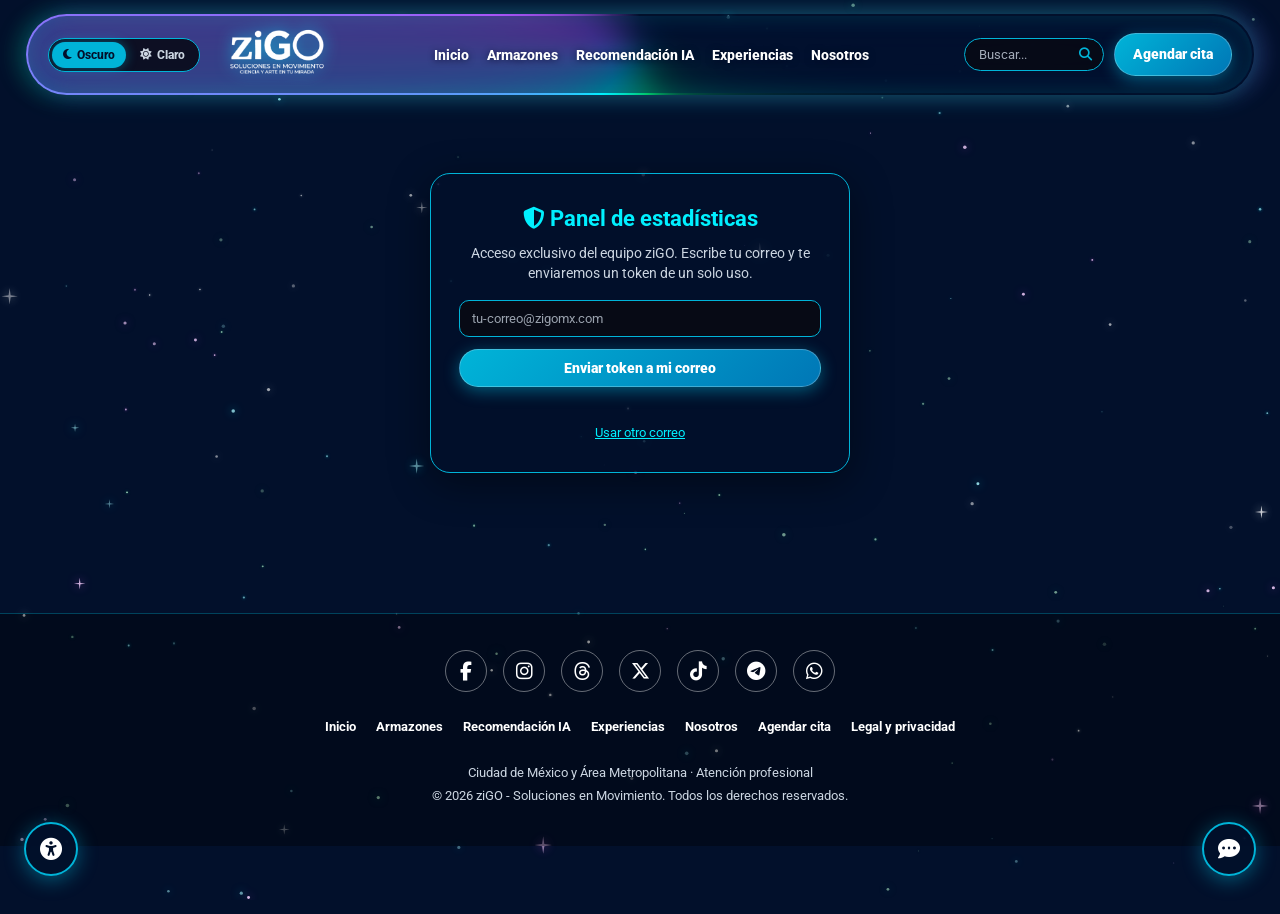
<file: pages/admin.html>
<!DOCTYPE html>
<html lang="es-MX">
<head>
    <meta charset="UTF-8">
    <meta name="viewport" content="width=device-width, initial-scale=1.0">
    <meta name="referrer" content="strict-origin-when-cross-origin">
    <title>ziGO | Panel de estadísticas</title>
    <meta name="description" content="Acceso restringido.">
    <meta name="author" content="ziGO - Soluciones en Movimiento">
    <meta name="theme-color" content="#02102b">
    <meta name="robots" content="noindex, nofollow, noarchive">

    <link rel="icon" href="../img/mascota_logo2.ico">
    <link rel="apple-touch-icon" href="../img/icono-192.png">
    <link rel="manifest" href="../site.webmanifest">
    <link rel="preload" href="../fonts/roboto-latin.woff2" as="font" type="font/woff2" crossorigin>
    <link rel="stylesheet" href="../css/styles.css?v=8.3">
    <link rel="stylesheet" href="https://cdnjs.cloudflare.com/ajax/libs/font-awesome/6.5.1/css/all.min.css" integrity="sha512-DTOQO9RWCH3ppGqcWaEA1BIZOC6xxalwEsw9c2QQeAIftl+Vegovlnee1c9QX4TctnWMn13TZye+giMm8e2LwA==" crossorigin="anonymous" referrerpolicy="no-referrer">
    <meta http-equiv="Content-Security-Policy" content="default-src 'self'; script-src 'self'; style-src 'self' 'unsafe-inline' https://cdnjs.cloudflare.com; font-src 'self' https://cdnjs.cloudflare.com; img-src 'self' data:; connect-src https://script.google.com https://script.googleusercontent.com; object-src 'none'; base-uri 'self'; form-action 'self'">
    <script src="../js/script.js?v=8.3" defer></script>
</head>
<body>
    <canvas id="zigo-starfield" aria-hidden="true"></canvas>

    <header class="contenedor-menu">
        <div class="switch-tema" role="group" aria-label="Modo oscuro o claro">
            <button type="button" class="btn-switch-tema" id="btn-tema-oscuro"><i class="fas fa-moon" aria-hidden="true"></i> Oscuro</button>
            <button type="button" class="btn-switch-tema" id="btn-tema-claro"><i class="fas fa-sun" aria-hidden="true"></i> Claro</button>
        </div>
        <div class="logo">
            <a href="../index.html" aria-label="ziGO, ir al inicio">
                <img src="../img/logo.png" alt="ziGO - Soluciones en Movimiento" width="297" height="159">
            </a>
        </div>
        <nav aria-label="Menú principal">
            <ul>
                <li><a href="../index.html">Inicio</a></li>
                <li><a href="./armazones.html">Armazones</a></li>
                <li><a href="./probador.html">Recomendación IA</a></li>
                <li><a href="./experiencias.html">Experiencias</a></li>
                <li><a href="./nosotros.html">Nosotros</a></li>
            </ul>
        </nav>
        <div class="botones-menu">
            <form class="form-buscador" role="search">
                <input type="search" id="input-buscador-global" class="buscador" placeholder="Buscar..." aria-label="Buscar en ziGO" maxlength="80">
                <button type="submit" class="btn-lupa" aria-label="Buscar"><i class="fas fa-search" aria-hidden="true"></i></button>
            </form>
            <a href="./agenda.html" class="boton-agenda">Agendar cita</a>
        </div>
    </header>

    <main id="contenido-principal">
        <section class="admin-section">

            <!-- Acceso: solo los correos autorizados en _backend/Code.gs reciben el token -->
            <div id="admin-acceso" class="admin-acceso">
                <h1><i class="fas fa-shield-alt" aria-hidden="true"></i> Panel de estadísticas</h1>
                <p>Acceso exclusivo del equipo ziGO. Escribe tu correo y te enviaremos un token de un solo uso.</p>
                <form id="form-acceso">
                    <input type="email" id="acceso-correo" class="input-neon" placeholder="tu-correo@zigomx.com" aria-label="Correo autorizado" autocomplete="username" required>
                    <div id="paso-token" class="oculto">
                        <input type="text" id="acceso-token" class="input-neon campo-token" inputmode="numeric" pattern="[0-9]{6}" maxlength="6" placeholder="••••••" aria-label="Token de 6 dígitos" autocomplete="one-time-code">
                    </div>
                    <button type="submit" id="btn-acceso" class="boton-agenda">Enviar token a mi correo</button>
                </form>
                <p id="acceso-mensaje" class="admin-mensaje" role="status"></p>
                <button type="button" id="btn-otro-correo" class="btn-enlace">Usar otro correo</button>
            </div>

            <!-- Panel: se llena con la respuesta del backend después de validar la sesión -->
            <div id="admin-panel" class="oculto">
                <div class="admin-cabecera">
                    <div>
                        <h2>Estadísticas de zigomx.com</h2>
                        <p id="admin-saludo"></p>
                    </div>
                    <div class="admin-acciones">
                        <button type="button" id="btn-actualizar" class="btn-contorno"><i class="fas fa-rotate" aria-hidden="true"></i> Actualizar</button>
                        <button type="button" id="btn-exportar" class="boton-agenda"><i class="fas fa-download" aria-hidden="true"></i> Descargar CSV</button>
                        <button type="button" id="btn-borrar" class="btn-peligro oculto"><i class="fas fa-trash" aria-hidden="true"></i> Borrar estadísticas</button>
                        <button type="button" id="btn-salir" class="btn-contorno"><i class="fas fa-right-from-bracket" aria-hidden="true"></i> Salir</button>
                    </div>
                </div>

                <div class="admin-filtros" role="group" aria-label="Periodo">
                    <span>Periodo:</span>
                    <button type="button" class="btn-filtro" data-dias="1">Hoy</button>
                    <button type="button" class="btn-filtro" data-dias="7">7 días</button>
                    <button type="button" class="btn-filtro activo" data-dias="30">30 días</button>
                    <button type="button" class="btn-filtro" data-dias="90">90 días</button>
                    <button type="button" class="btn-filtro" data-dias="0">Todo</button>
                    <span id="admin-actualizado" role="status"></span>
                </div>

                <div id="admin-kpis" class="admin-kpis"></div>

                <section class="admin-tarjeta admin-tarjeta-ancha">
                    <h2>Tendencia diaria</h2>
                    <div id="selector-serie" class="admin-filtros" role="group" aria-label="Qué mostrar">
                        <button type="button" class="btn-filtro activo" data-serie="sesiones">Visitas</button>
                        <button type="button" class="btn-filtro" data-serie="vistas">Páginas vistas</button>
                    </div>
                    <div id="grafica-tendencia" class="grafica-caja"></div>
                </section>

                <div class="admin-grid">
                <section class="admin-tarjeta">
                    <h2>¿De dónde llegan las visitas?</h2>
                    <p class="nota-ayuda">Pasa el puntero sobre cada fuente para ver qué incluye.</p>
                    <div id="lista-fuentes"></div>
                </section>
                <section class="admin-tarjeta">
                    <h2>Países</h2>
                    <p class="nota-ayuda">Ubicación aproximada según la conexión del visitante.</p>
                    <div id="lista-paises"></div>
                </section>
                <section class="admin-tarjeta">
                    <h2>Estados o regiones</h2>
                    <div id="lista-regiones"></div>
                </section>
                <section class="admin-tarjeta">
                    <h2>Ciudades</h2>
                    <div id="lista-ciudades"></div>
                </section>
                </div>

                <div class="admin-grid">
                <section class="admin-tarjeta">
                    <h2>Páginas más vistas</h2>
                    <div id="lista-paginas"></div>
                </section>
                <section class="admin-tarjeta">
                    <h2>Tiempo promedio por página</h2>
                    <div id="lista-tiempos"></div>
                </section>
                <section class="admin-tarjeta">
                    <h2>Horario de las visitas</h2>
                    <p class="nota-ayuda">Hora de Ciudad de México.</p>
                    <div id="grafica-horas"></div>
                </section>
                <section class="admin-tarjeta">
                    <h2>Días de la semana</h2>
                    <div id="lista-dias-semana"></div>
                </section>
                </div>

                <div class="admin-grid">
                <section class="admin-tarjeta">
                    <h2>Dispositivos</h2>
                    <div id="lista-dispositivos"></div>
                </section>
                <section class="admin-tarjeta">
                    <h2>Navegadores</h2>
                    <div id="lista-navegadores"></div>
                </section>
                <section class="admin-tarjeta">
                    <h2>Sistemas</h2>
                    <div id="lista-sistemas"></div>
                </section>
                </div>

                <div class="admin-grid">
                <section class="admin-tarjeta">
                    <h2>Armazones más probados</h2>
                    <div id="lista-armazones"></div>
                </section>
                <section class="admin-tarjeta">
                    <h2>Formas de rostro detectadas</h2>
                    <div id="lista-rostros"></div>
                </section>
                <section class="admin-tarjeta">
                    <h2>Contactos e intención de cita</h2>
                    <div id="lista-conversiones"></div>
                </section>
                <section class="admin-tarjeta">
                    <h2>Modalidad de cita elegida</h2>
                    <div id="lista-modalidades"></div>
                </section>
                </div>

                <div class="admin-grid">
                <section class="admin-tarjeta">
                    <h2>Lo que buscan en el sitio</h2>
                    <div id="lista-busquedas"></div>
                </section>
                <section class="admin-tarjeta">
                    <h2>Búsquedas sin resultado</h2>
                    <p class="nota-ayuda">Ideas de contenido o productos que la gente espera encontrar.</p>
                    <div id="lista-busquedas-vacias"></div>
                </section>
                <section class="admin-tarjeta">
                    <h2>Encuesta de satisfacción</h2>
                    <div id="lista-satisfaccion"></div>
                </section>
                </div>

                <div class="admin-grid">
                    <section class="admin-tarjeta">
                        <h2><i class="fas fa-triangle-exclamation" aria-hidden="true"></i> Quejas e inconformidades</h2>
                        <div id="lista-quejas" class="lista-comentarios"></div>
                    </section>
                    <section class="admin-tarjeta">
                        <h2><i class="fas fa-face-smile" aria-hidden="true"></i> Felicitaciones, sugerencias y comentarios</h2>
                        <div id="lista-felicitaciones" class="lista-comentarios"></div>
                    </section>
                </div>
            </div>
        </section>
    </main>

    <footer class="footer-zigo">
        <div class="footer-container">
            <div class="redes-sociales">
                <a href="https://facebook.com" data-red="Facebook" target="_blank" rel="noopener noreferrer" aria-label="Facebook de ziGO"><i class="fab fa-facebook-f" aria-hidden="true"></i></a>
                <a href="https://instagram.com" data-red="Instagram" target="_blank" rel="noopener noreferrer" aria-label="Instagram de ziGO"><i class="fab fa-instagram" aria-hidden="true"></i></a>
                <a href="https://threads.com" data-red="Threads" target="_blank" rel="noopener noreferrer" aria-label="Threads de ziGO"><i class="fab fa-threads" aria-hidden="true"></i></a>
                <a href="https://x.com" data-red="X" target="_blank" rel="noopener noreferrer" aria-label="X de ziGO"><i class="fab fa-x-twitter" aria-hidden="true"></i></a>
                <a href="https://tiktok.com" data-red="TikTok" target="_blank" rel="noopener noreferrer" aria-label="TikTok de ziGO"><i class="fab fa-tiktok" aria-hidden="true"></i></a>
                <a href="https://t.me/+525573839561" target="_blank" rel="noopener noreferrer" aria-label="Escribir a ziGO por Telegram"><i class="fab fa-telegram" aria-hidden="true"></i></a>
                <a href="https://wa.me/5215573839561" target="_blank" rel="noopener noreferrer" aria-label="Escribir a ziGO por WhatsApp"><i class="fab fa-whatsapp" aria-hidden="true"></i></a>
            </div>
            <nav aria-label="Navegación inferior">
                <ul class="enlaces-footer">
                    <li><a href="../index.html">Inicio</a></li>
                    <li><a href="./armazones.html">Armazones</a></li>
                    <li><a href="./probador.html">Recomendación IA</a></li>
                    <li><a href="./experiencias.html">Experiencias</a></li>
                    <li><a href="./nosotros.html">Nosotros</a></li>
                    <li><a href="./agenda.html">Agendar cita</a></li>
                    <li><a href="./legal.html">Legal y privacidad</a></li>
                </ul>
            </nav>
            <div class="footer-datos">
                <p>Ciudad de México y Área Metropolitana · Atención profesional</p>
                <p>&copy; <span data-anio>2026</span> ziGO - Soluciones en Movimiento. Todos los derechos reservados.</p>
            </div>
        </div>
    </footer>
</body>
</html>
</file>
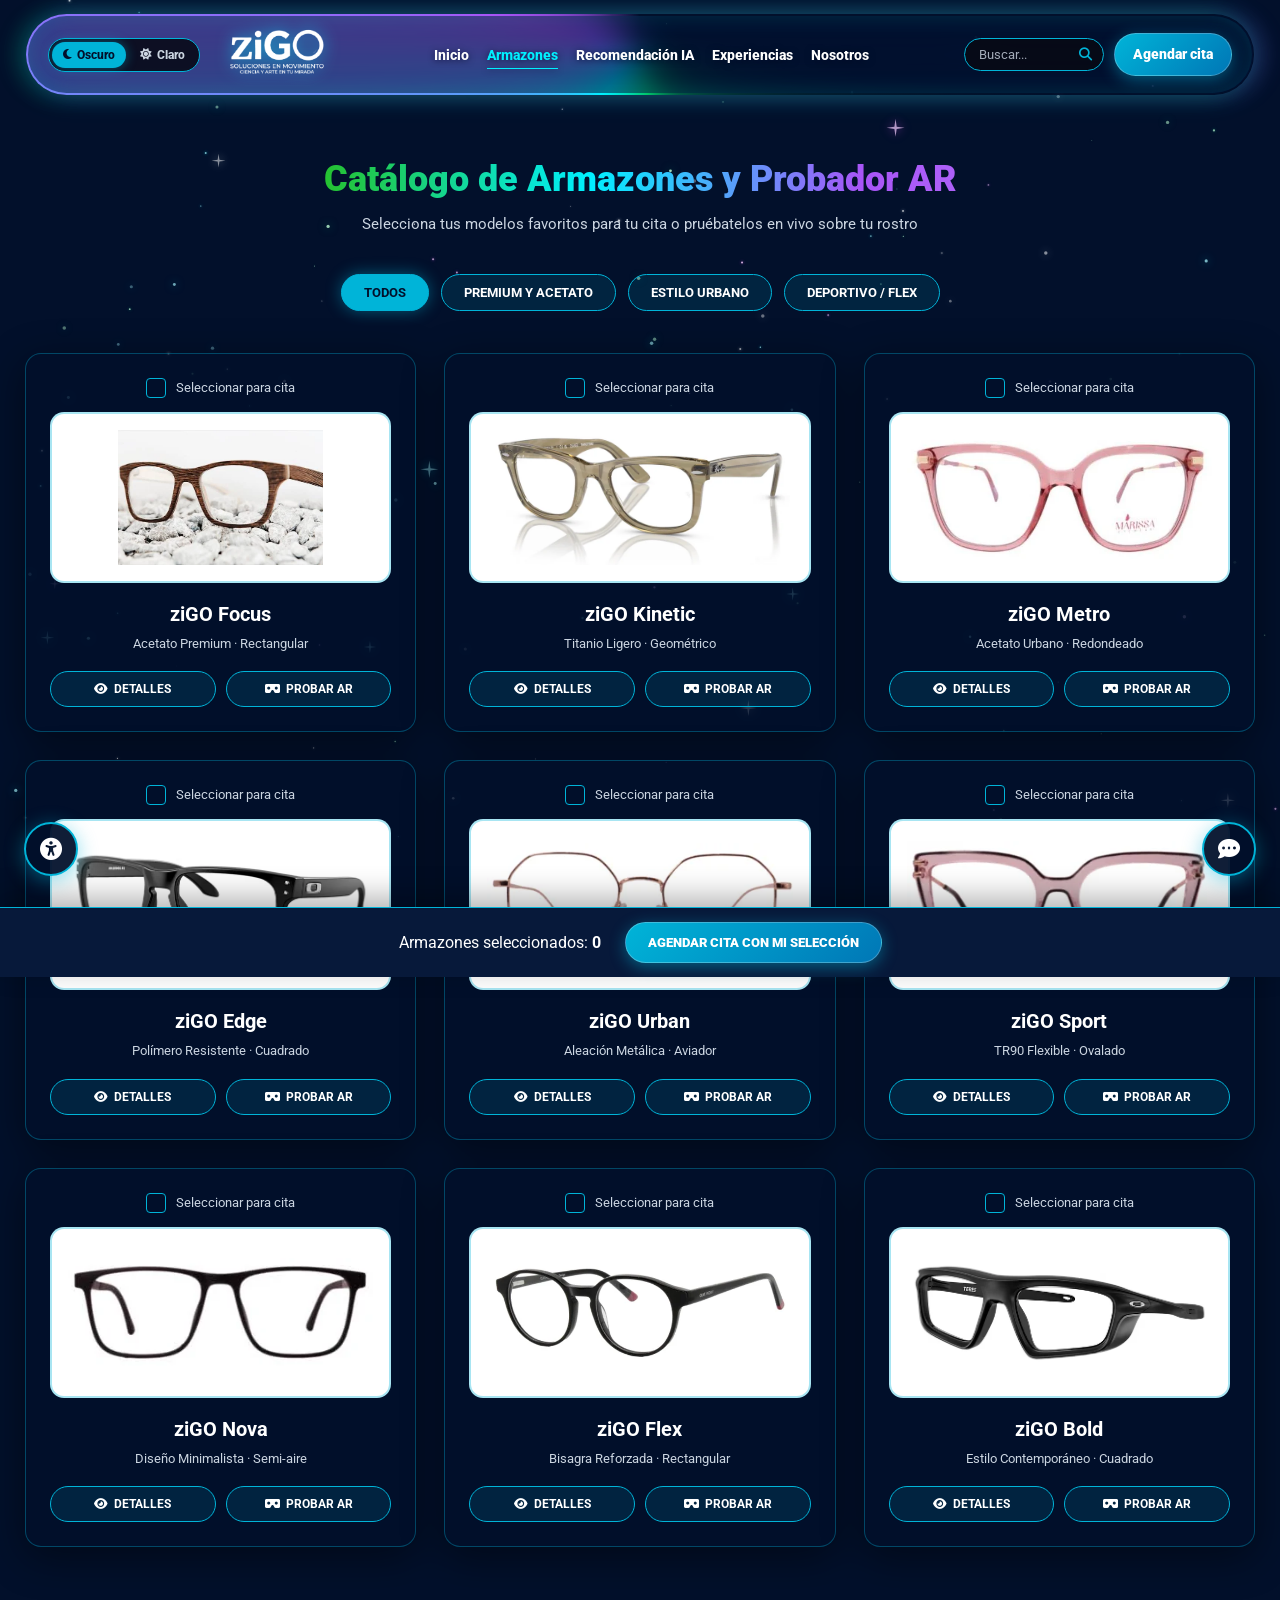
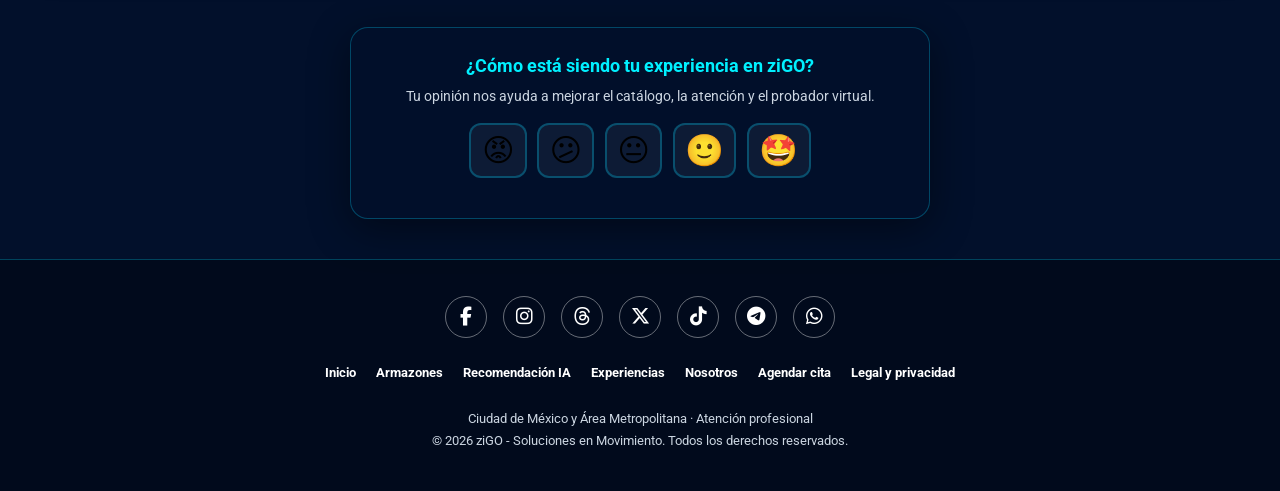
<file: pages/armazones.html>
<!DOCTYPE html>
<html lang="es-MX">
<head>
    <meta charset="UTF-8">
    <meta name="viewport" content="width=device-width, initial-scale=1.0">
    <meta name="referrer" content="strict-origin-when-cross-origin">
    <title>ziGO | Catálogo de Armazones y Probador Virtual AR</title>
    <meta name="description" content="Explora el catálogo de armazones ziGO en acetato, titanio y estilos urbanos y deportivos. Pruébatelos en vivo con nuestro probador virtual y agenda tu cita en CDMX.">
    <meta name="author" content="ziGO - Soluciones en Movimiento">
    <meta name="theme-color" content="#02102b">
    <link rel="canonical" href="https://zigomx.com/pages/armazones.html">
    <meta name="robots" content="index, follow, max-image-preview:large, max-snippet:-1, max-video-preview:-1">

    <meta property="og:site_name" content="ziGO">
    <meta property="og:locale" content="es_MX">
    <meta property="og:type" content="website">
    <meta property="og:url" content="https://zigomx.com/pages/armazones.html">
    <meta property="og:title" content="ziGO | Catálogo de Armazones y Probador Virtual">
    <meta property="og:description" content="Elige tu armazón favorito y pruébatelo en vivo con la cámara de tu dispositivo.">
    <meta property="og:image" content="https://zigomx.com/img/og-zigo.jpg">
    <meta property="og:image:width" content="1200">
    <meta property="og:image:height" content="630">
    <meta property="og:image:alt" content="ziGO - Optometría y estilo en Ciudad de México">
    <meta name="twitter:card" content="summary_large_image">

    <script type="application/ld+json">
    {
      "@context": "https://schema.org",
      "@type": "CollectionPage",
      "name": "Catálogo de armazones ziGO",
      "url": "https://zigomx.com/pages/armazones.html",
      "inLanguage": "es-MX",
      "isPartOf": {
        "@id": "https://zigomx.com/#website"
      },
      "mainEntity": {
        "@type": "ItemList",
        "itemListElement": [
          {
            "@type": "ListItem",
            "position": 1,
            "name": "ziGO Focus",
            "url": "https://zigomx.com/pages/armazones.html?probar=zigo-focus"
          },
          {
            "@type": "ListItem",
            "position": 2,
            "name": "ziGO Kinetic",
            "url": "https://zigomx.com/pages/armazones.html?probar=zigo-kinetic"
          },
          {
            "@type": "ListItem",
            "position": 3,
            "name": "ziGO Metro",
            "url": "https://zigomx.com/pages/armazones.html?probar=zigo-metro"
          },
          {
            "@type": "ListItem",
            "position": 4,
            "name": "ziGO Edge",
            "url": "https://zigomx.com/pages/armazones.html?probar=zigo-edge"
          },
          {
            "@type": "ListItem",
            "position": 5,
            "name": "ziGO Urban",
            "url": "https://zigomx.com/pages/armazones.html?probar=zigo-urban"
          },
          {
            "@type": "ListItem",
            "position": 6,
            "name": "ziGO Sport",
            "url": "https://zigomx.com/pages/armazones.html?probar=zigo-sport"
          },
          {
            "@type": "ListItem",
            "position": 7,
            "name": "ziGO Nova",
            "url": "https://zigomx.com/pages/armazones.html?probar=zigo-nova"
          },
          {
            "@type": "ListItem",
            "position": 8,
            "name": "ziGO Flex",
            "url": "https://zigomx.com/pages/armazones.html?probar=zigo-flex"
          },
          {
            "@type": "ListItem",
            "position": 9,
            "name": "ziGO Bold",
            "url": "https://zigomx.com/pages/armazones.html?probar=zigo-bold"
          }
        ]
      }
    }
    </script>

    <link rel="icon" href="../img/mascota_logo2.ico">
    <link rel="apple-touch-icon" href="../img/icono-192.png">
    <link rel="manifest" href="../site.webmanifest">
    <link rel="preload" href="../fonts/roboto-latin.woff2" as="font" type="font/woff2" crossorigin>
    <link rel="stylesheet" href="../css/styles.css?v=8.3">
    <link rel="stylesheet" href="https://cdnjs.cloudflare.com/ajax/libs/font-awesome/6.5.1/css/all.min.css" integrity="sha512-DTOQO9RWCH3ppGqcWaEA1BIZOC6xxalwEsw9c2QQeAIftl+Vegovlnee1c9QX4TctnWMn13TZye+giMm8e2LwA==" crossorigin="anonymous" referrerpolicy="no-referrer">
    <script src="../js/script.js?v=8.3" defer></script>
</head>
<body>
    <canvas id="zigo-starfield" aria-hidden="true"></canvas>

    <header class="contenedor-menu">
        <div class="switch-tema" role="group" aria-label="Modo oscuro o claro">
            <button type="button" class="btn-switch-tema" id="btn-tema-oscuro"><i class="fas fa-moon" aria-hidden="true"></i> Oscuro</button>
            <button type="button" class="btn-switch-tema" id="btn-tema-claro"><i class="fas fa-sun" aria-hidden="true"></i> Claro</button>
        </div>
        <div class="logo">
            <a href="../index.html" aria-label="ziGO, ir al inicio">
                <img src="../img/logo.png" alt="ziGO - Soluciones en Movimiento" width="297" height="159">
            </a>
        </div>
        <nav aria-label="Menú principal">
            <ul>
                <li><a href="../index.html">Inicio</a></li>
                <li><a href="./armazones.html" class="enlace-activo" aria-current="page">Armazones</a></li>
                <li><a href="./probador.html">Recomendación IA</a></li>
                <li><a href="./experiencias.html">Experiencias</a></li>
                <li><a href="./nosotros.html">Nosotros</a></li>
            </ul>
        </nav>
        <div class="botones-menu">
            <form class="form-buscador" role="search">
                <input type="search" id="input-buscador-global" class="buscador" placeholder="Buscar..." aria-label="Buscar en ziGO" maxlength="80">
                <button type="submit" class="btn-lupa" aria-label="Buscar"><i class="fas fa-search" aria-hidden="true"></i></button>
            </form>
            <a href="./agenda.html" class="boton-agenda">Agendar cita</a>
        </div>
    </header>

    <main id="contenido-principal">
        <section class="coleccion-section">
            <h1 class="seccion-titulo">Catálogo de Armazones y Probador AR</h1>
            <p class="subtitulo-seccion">Selecciona tus modelos favoritos para tu cita o pruébatelos en vivo sobre tu rostro</p>

            <div class="filtros-container" role="group" aria-label="Filtrar por categoría">
                <button type="button" class="btn-filtro activo" data-filtro="todos">Todos</button>
                <button type="button" class="btn-filtro" data-filtro="premium">Premium y acetato</button>
                <button type="button" class="btn-filtro" data-filtro="urbano">Estilo urbano</button>
                <button type="button" class="btn-filtro" data-filtro="deportivo">Deportivo / Flex</button>
            </div>

            <!-- Los detalles de cada modelo (medidas, descripción, rostros) viven en CATALOGO_ARMAZONES, dentro de js/script.js -->
            <div class="armazon-grid">
                <article class="armazon-card" data-categoria="premium" data-modelo="zigo-focus">
                    <label class="casilla-armazon">
                        <input type="checkbox" value="ziGO Focus">
                        <span class="casilla-marca"><i class="fas fa-check" aria-hidden="true"></i></span>
                        Seleccionar para cita
                    </label>
                    <div class="imagen-container"><img src="../img/armazones/1.webp" alt="Armazón ziGO Focus: Acetato Premium · Rectangular" class="armazon-img" loading="lazy" decoding="async" width="550" height="363"></div>
                    <h2 class="armazon-nombre">ziGO Focus</h2>
                    <p class="armazon-material">Acetato Premium · Rectangular</p>
                    <div class="acciones-card">
                        <button type="button" class="btn-detalles" aria-label="Ver detalles de ziGO Focus"><i class="fas fa-eye" aria-hidden="true"></i> Detalles</button>
                        <button type="button" class="btn-probar-ar" aria-label="Probarme ziGO Focus con la cámara"><i class="fas fa-vr-cardboard" aria-hidden="true"></i> Probar AR</button>
                    </div>
                </article>

                <article class="armazon-card" data-categoria="premium" data-modelo="zigo-kinetic">
                    <label class="casilla-armazon">
                        <input type="checkbox" value="ziGO Kinetic">
                        <span class="casilla-marca"><i class="fas fa-check" aria-hidden="true"></i></span>
                        Seleccionar para cita
                    </label>
                    <div class="imagen-container"><img src="../img/armazones/2.webp" alt="Armazón ziGO Kinetic: Titanio Ligero · Geométrico" class="armazon-img" loading="lazy" decoding="async" width="720" height="324"></div>
                    <h2 class="armazon-nombre">ziGO Kinetic</h2>
                    <p class="armazon-material">Titanio Ligero · Geométrico</p>
                    <div class="acciones-card">
                        <button type="button" class="btn-detalles" aria-label="Ver detalles de ziGO Kinetic"><i class="fas fa-eye" aria-hidden="true"></i> Detalles</button>
                        <button type="button" class="btn-probar-ar" aria-label="Probarme ziGO Kinetic con la cámara"><i class="fas fa-vr-cardboard" aria-hidden="true"></i> Probar AR</button>
                    </div>
                </article>

                <article class="armazon-card" data-categoria="urbano" data-modelo="zigo-metro">
                    <label class="casilla-armazon">
                        <input type="checkbox" value="ziGO Metro">
                        <span class="casilla-marca"><i class="fas fa-check" aria-hidden="true"></i></span>
                        Seleccionar para cita
                    </label>
                    <div class="imagen-container"><img src="../img/armazones/3.webp" alt="Armazón ziGO Metro: Acetato Urbano · Redondeado" class="armazon-img" loading="lazy" decoding="async" width="513" height="210"></div>
                    <h2 class="armazon-nombre">ziGO Metro</h2>
                    <p class="armazon-material">Acetato Urbano · Redondeado</p>
                    <div class="acciones-card">
                        <button type="button" class="btn-detalles" aria-label="Ver detalles de ziGO Metro"><i class="fas fa-eye" aria-hidden="true"></i> Detalles</button>
                        <button type="button" class="btn-probar-ar" aria-label="Probarme ziGO Metro con la cámara"><i class="fas fa-vr-cardboard" aria-hidden="true"></i> Probar AR</button>
                    </div>
                </article>

                <article class="armazon-card" data-categoria="deportivo" data-modelo="zigo-edge">
                    <label class="casilla-armazon">
                        <input type="checkbox" value="ziGO Edge">
                        <span class="casilla-marca"><i class="fas fa-check" aria-hidden="true"></i></span>
                        Seleccionar para cita
                    </label>
                    <div class="imagen-container"><img src="../img/armazones/4.webp" alt="Armazón ziGO Edge: Polímero Resistente · Cuadrado" class="armazon-img" loading="lazy" decoding="async" width="631" height="238"></div>
                    <h2 class="armazon-nombre">ziGO Edge</h2>
                    <p class="armazon-material">Polímero Resistente · Cuadrado</p>
                    <div class="acciones-card">
                        <button type="button" class="btn-detalles" aria-label="Ver detalles de ziGO Edge"><i class="fas fa-eye" aria-hidden="true"></i> Detalles</button>
                        <button type="button" class="btn-probar-ar" aria-label="Probarme ziGO Edge con la cámara"><i class="fas fa-vr-cardboard" aria-hidden="true"></i> Probar AR</button>
                    </div>
                </article>

                <article class="armazon-card" data-categoria="urbano" data-modelo="zigo-urban">
                    <label class="casilla-armazon">
                        <input type="checkbox" value="ziGO Urban">
                        <span class="casilla-marca"><i class="fas fa-check" aria-hidden="true"></i></span>
                        Seleccionar para cita
                    </label>
                    <div class="imagen-container"><img src="../img/armazones/5.webp" alt="Armazón ziGO Urban: Aleación Metálica · Aviador" class="armazon-img" loading="lazy" decoding="async" width="350" height="141"></div>
                    <h2 class="armazon-nombre">ziGO Urban</h2>
                    <p class="armazon-material">Aleación Metálica · Aviador</p>
                    <div class="acciones-card">
                        <button type="button" class="btn-detalles" aria-label="Ver detalles de ziGO Urban"><i class="fas fa-eye" aria-hidden="true"></i> Detalles</button>
                        <button type="button" class="btn-probar-ar" aria-label="Probarme ziGO Urban con la cámara"><i class="fas fa-vr-cardboard" aria-hidden="true"></i> Probar AR</button>
                    </div>
                </article>

                <article class="armazon-card" data-categoria="deportivo" data-modelo="zigo-sport">
                    <label class="casilla-armazon">
                        <input type="checkbox" value="ziGO Sport">
                        <span class="casilla-marca"><i class="fas fa-check" aria-hidden="true"></i></span>
                        Seleccionar para cita
                    </label>
                    <div class="imagen-container"><img src="../img/armazones/6.webp" alt="Armazón ziGO Sport: TR90 Flexible · Ovalado" class="armazon-img" loading="lazy" decoding="async" width="350" height="145"></div>
                    <h2 class="armazon-nombre">ziGO Sport</h2>
                    <p class="armazon-material">TR90 Flexible · Ovalado</p>
                    <div class="acciones-card">
                        <button type="button" class="btn-detalles" aria-label="Ver detalles de ziGO Sport"><i class="fas fa-eye" aria-hidden="true"></i> Detalles</button>
                        <button type="button" class="btn-probar-ar" aria-label="Probarme ziGO Sport con la cámara"><i class="fas fa-vr-cardboard" aria-hidden="true"></i> Probar AR</button>
                    </div>
                </article>

                <article class="armazon-card" data-categoria="urbano" data-modelo="zigo-nova">
                    <label class="casilla-armazon">
                        <input type="checkbox" value="ziGO Nova">
                        <span class="casilla-marca"><i class="fas fa-check" aria-hidden="true"></i></span>
                        Seleccionar para cita
                    </label>
                    <div class="imagen-container"><img src="../img/armazones/7.webp" alt="Armazón ziGO Nova: Diseño Minimalista · Semi-aire" class="armazon-img" loading="lazy" decoding="async" width="345" height="122"></div>
                    <h2 class="armazon-nombre">ziGO Nova</h2>
                    <p class="armazon-material">Diseño Minimalista · Semi-aire</p>
                    <div class="acciones-card">
                        <button type="button" class="btn-detalles" aria-label="Ver detalles de ziGO Nova"><i class="fas fa-eye" aria-hidden="true"></i> Detalles</button>
                        <button type="button" class="btn-probar-ar" aria-label="Probarme ziGO Nova con la cámara"><i class="fas fa-vr-cardboard" aria-hidden="true"></i> Probar AR</button>
                    </div>
                </article>

                <article class="armazon-card" data-categoria="deportivo" data-modelo="zigo-flex">
                    <label class="casilla-armazon">
                        <input type="checkbox" value="ziGO Flex">
                        <span class="casilla-marca"><i class="fas fa-check" aria-hidden="true"></i></span>
                        Seleccionar para cita
                    </label>
                    <div class="imagen-container"><img src="../img/armazones/8.webp" alt="Armazón ziGO Flex: Bisagra Reforzada · Rectangular" class="armazon-img" loading="lazy" decoding="async" width="569" height="195"></div>
                    <h2 class="armazon-nombre">ziGO Flex</h2>
                    <p class="armazon-material">Bisagra Reforzada · Rectangular</p>
                    <div class="acciones-card">
                        <button type="button" class="btn-detalles" aria-label="Ver detalles de ziGO Flex"><i class="fas fa-eye" aria-hidden="true"></i> Detalles</button>
                        <button type="button" class="btn-probar-ar" aria-label="Probarme ziGO Flex con la cámara"><i class="fas fa-vr-cardboard" aria-hidden="true"></i> Probar AR</button>
                    </div>
                </article>

                <article class="armazon-card" data-categoria="urbano" data-modelo="zigo-bold">
                    <label class="casilla-armazon">
                        <input type="checkbox" value="ziGO Bold">
                        <span class="casilla-marca"><i class="fas fa-check" aria-hidden="true"></i></span>
                        Seleccionar para cita
                    </label>
                    <div class="imagen-container"><img src="../img/armazones/9.webp" alt="Armazón ziGO Bold: Estilo Contemporáneo · Cuadrado" class="armazon-img" loading="lazy" decoding="async" width="631" height="225"></div>
                    <h2 class="armazon-nombre">ziGO Bold</h2>
                    <p class="armazon-material">Estilo Contemporáneo · Cuadrado</p>
                    <div class="acciones-card">
                        <button type="button" class="btn-detalles" aria-label="Ver detalles de ziGO Bold"><i class="fas fa-eye" aria-hidden="true"></i> Detalles</button>
                        <button type="button" class="btn-probar-ar" aria-label="Probarme ziGO Bold con la cámara"><i class="fas fa-vr-cardboard" aria-hidden="true"></i> Probar AR</button>
                    </div>
                </article>
            </div>
        </section>
    </main>

    <!-- Detalles del armazón -->
    <div id="modal-detalles" class="modal-overlay oculto">
        <div class="modal-content" role="dialog" aria-modal="true" aria-labelledby="detalle-titulo">
            <button type="button" class="modal-cerrar" data-cerrar-modal aria-label="Cerrar detalles">&times;</button>
            <h2 id="detalle-titulo"></h2>
            <img id="detalle-img" class="modal-img" alt="" width="400" height="175">
            <p id="detalle-material" class="modal-sub"></p>
            <p id="detalle-descripcion" class="modal-desc"></p>
            <ul class="modal-meta">
                <li><strong>Medidas (calibre-puente-varilla):</strong> <span id="detalle-medidas"></span></li>
                <li><strong>Rostros ideales:</strong> <span id="detalle-rostros"></span></li>
                <li><strong>Compatibilidad:</strong> monofocal, bifocal, progresivo, antirreflejante y fotocromático</li>
            </ul>
            <button type="button" id="btn-detalle-probar" class="btn-agendar-general w-100">
                <i class="fas fa-vr-cardboard" aria-hidden="true"></i> Probar este modelo en AR ahora
            </button>
        </div>
    </div>

    <!-- Probador AR: el visor, las miniaturas y los controles los arma crearProbador() en js/script.js -->
    <div id="modal-probador" class="modal-overlay oculto">
        <div class="modal-content modal-ar" role="dialog" aria-modal="true" aria-labelledby="probador-titulo">
            <button type="button" class="modal-cerrar" data-cerrar-modal aria-label="Cerrar probador">&times;</button>
            <h2 id="probador-titulo">Probador AR</h2>
            <div class="visor-ar"></div>
            <div class="tira-modelos" data-tira role="group" aria-label="Cambiar de armazón"></div>
            <div class="pila-ar" data-controles></div>
            <p class="aviso-privacidad"><i class="fas fa-shield-alt icono-acento" aria-hidden="true"></i> Tu imagen se procesa en tu dispositivo: ziGO no la graba, no la guarda ni la envía a ningún servidor.</p>
            <a id="btn-probador-agendar" href="./agenda.html" class="btn-agendar-general w-100">
                <i class="fas fa-calendar-check" aria-hidden="true"></i> Agendar cita con este armazón
            </a>
        </div>
    </div>

    <!-- Barra inferior con los armazones elegidos para la cita -->
    <div class="panel-seleccion" role="region" aria-label="Armazones seleccionados">
        <p>Armazones seleccionados: <strong id="contador-seleccionados">0</strong></p>
        <button type="button" id="btn-agendar-seleccionados" class="btn-agendar-general">Agendar cita con mi selección</button>
    </div>

    <footer class="footer-zigo">
        <div class="footer-container">
            <div class="redes-sociales">
                <a href="https://facebook.com" data-red="Facebook" target="_blank" rel="noopener noreferrer" aria-label="Facebook de ziGO"><i class="fab fa-facebook-f" aria-hidden="true"></i></a>
                <a href="https://instagram.com" data-red="Instagram" target="_blank" rel="noopener noreferrer" aria-label="Instagram de ziGO"><i class="fab fa-instagram" aria-hidden="true"></i></a>
                <a href="https://threads.com" data-red="Threads" target="_blank" rel="noopener noreferrer" aria-label="Threads de ziGO"><i class="fab fa-threads" aria-hidden="true"></i></a>
                <a href="https://x.com" data-red="X" target="_blank" rel="noopener noreferrer" aria-label="X de ziGO"><i class="fab fa-x-twitter" aria-hidden="true"></i></a>
                <a href="https://tiktok.com" data-red="TikTok" target="_blank" rel="noopener noreferrer" aria-label="TikTok de ziGO"><i class="fab fa-tiktok" aria-hidden="true"></i></a>
                <a href="https://t.me/+525573839561" target="_blank" rel="noopener noreferrer" aria-label="Escribir a ziGO por Telegram"><i class="fab fa-telegram" aria-hidden="true"></i></a>
                <a href="https://wa.me/5215573839561" target="_blank" rel="noopener noreferrer" aria-label="Escribir a ziGO por WhatsApp"><i class="fab fa-whatsapp" aria-hidden="true"></i></a>
            </div>
            <nav aria-label="Navegación inferior">
                <ul class="enlaces-footer">
                    <li><a href="../index.html">Inicio</a></li>
                    <li><a href="./armazones.html">Armazones</a></li>
                    <li><a href="./probador.html">Recomendación IA</a></li>
                    <li><a href="./experiencias.html">Experiencias</a></li>
                    <li><a href="./nosotros.html">Nosotros</a></li>
                    <li><a href="./agenda.html">Agendar cita</a></li>
                    <li><a href="./legal.html">Legal y privacidad</a></li>
                </ul>
            </nav>
            <div class="footer-datos">
                <p>Ciudad de México y Área Metropolitana · Atención profesional</p>
                <p>&copy; <span data-anio>2026</span> ziGO - Soluciones en Movimiento. Todos los derechos reservados.</p>
            </div>
        </div>
    </footer>
</body>
</html>
</file>
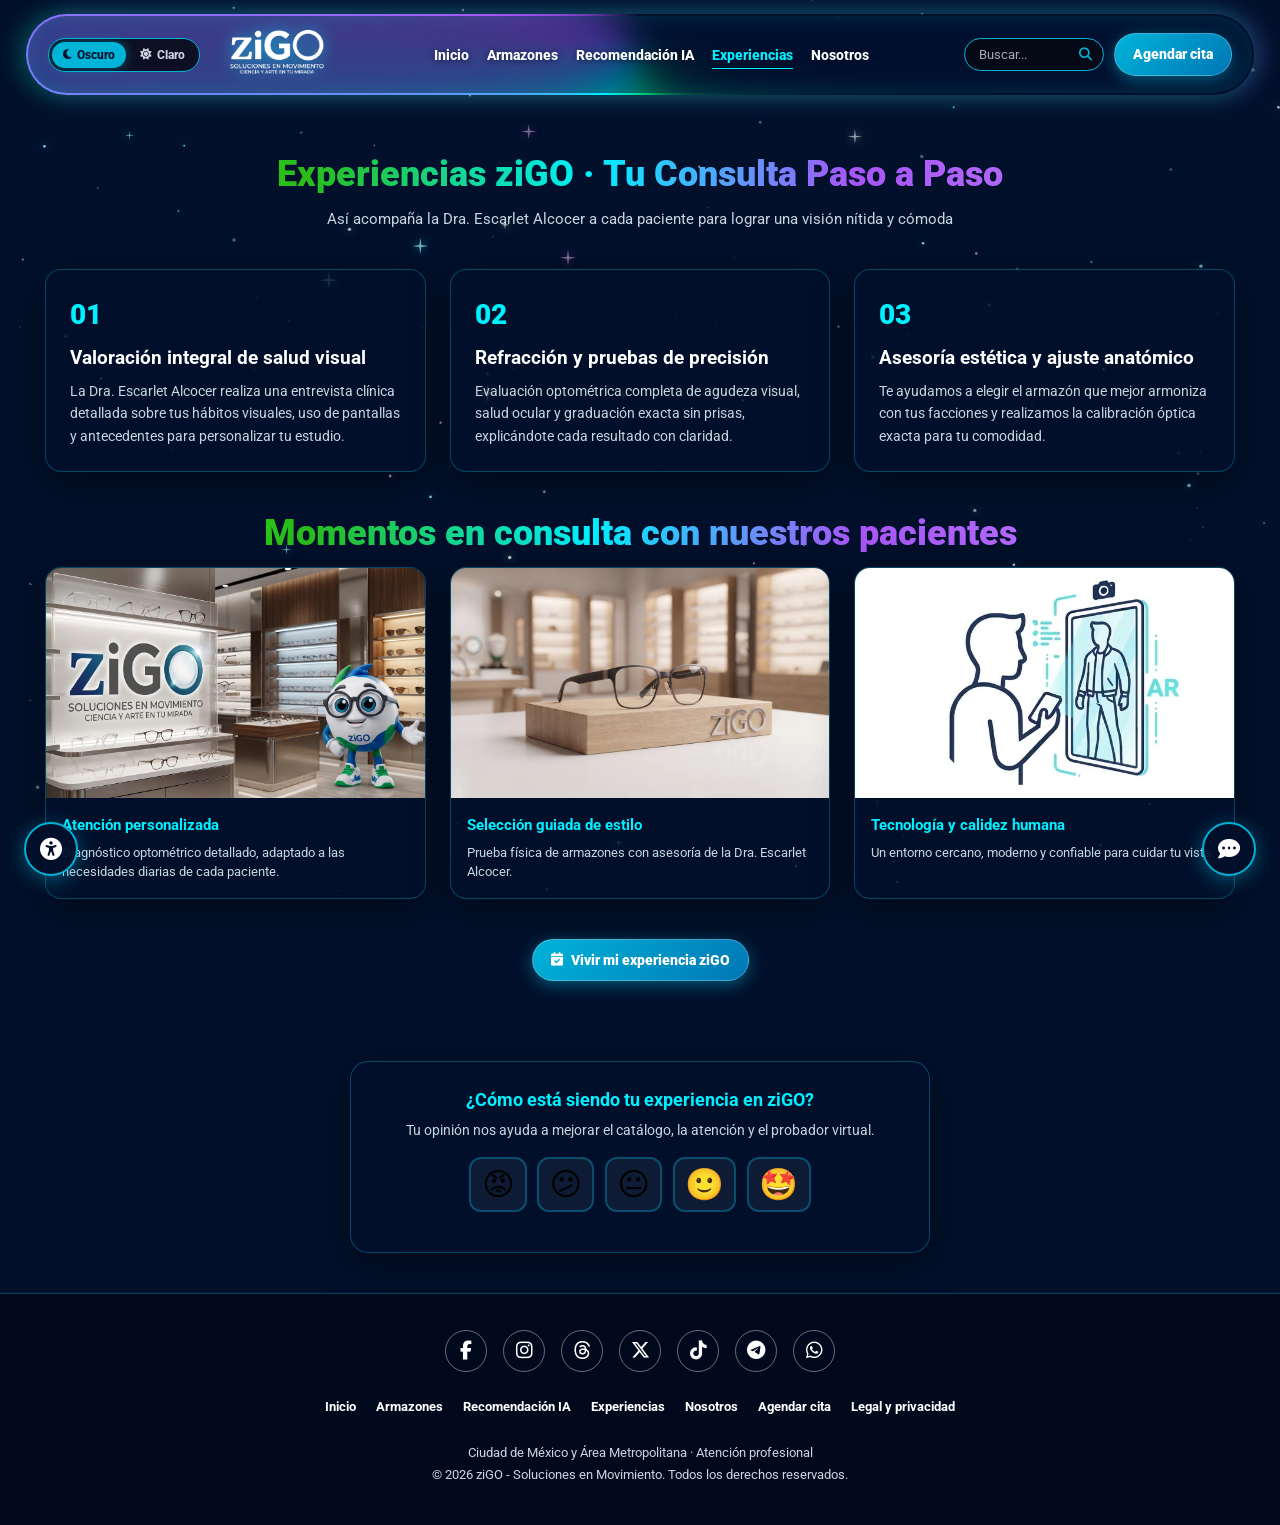
<file: pages/experiencias.html>
<!DOCTYPE html>
<html lang="es-MX">
<head>
    <meta charset="UTF-8">
    <meta name="viewport" content="width=device-width, initial-scale=1.0">
    <meta name="referrer" content="strict-origin-when-cross-origin">
    <title>ziGO | Experiencias: Así es tu Consulta Paso a Paso</title>
    <meta name="description" content="Conoce cómo es un examen de la vista en ziGO con la Dra. Escarlet Alcocer: valoración integral, refracción de precisión y asesoría para elegir tu armazón en CDMX.">
    <meta name="author" content="ziGO - Soluciones en Movimiento">
    <meta name="theme-color" content="#02102b">
    <link rel="canonical" href="https://zigomx.com/pages/experiencias.html">
    <meta name="robots" content="index, follow, max-image-preview:large, max-snippet:-1, max-video-preview:-1">

    <meta property="og:site_name" content="ziGO">
    <meta property="og:locale" content="es_MX">
    <meta property="og:type" content="website">
    <meta property="og:url" content="https://zigomx.com/pages/experiencias.html">
    <meta property="og:title" content="ziGO | Tu Consulta Paso a Paso">
    <meta property="og:description" content="Así acompaña la Dra. Escarlet Alcocer a cada paciente en su examen de la vista.">
    <meta property="og:image" content="https://zigomx.com/img/og-zigo.jpg">
    <meta property="og:image:width" content="1200">
    <meta property="og:image:height" content="630">
    <meta property="og:image:alt" content="ziGO - Optometría y estilo en Ciudad de México">
    <meta name="twitter:card" content="summary_large_image">

    <script type="application/ld+json">
    {
      "@context": "https://schema.org",
      "@type": "WebPage",
      "name": "Cómo es una consulta de examen de la vista en ziGO",
      "url": "https://zigomx.com/pages/experiencias.html",
      "inLanguage": "es-MX",
      "isPartOf": {
        "@id": "https://zigomx.com/#website"
      },
      "description": "Proceso de atención optométrica personalizada con la Dra. Escarlet Alcocer en ziGO.",
      "about": {
        "@type": "Optician",
        "@id": "https://zigomx.com/#organization",
        "name": "ziGO",
        "url": "https://zigomx.com/"
      }
    }
    </script>

    <link rel="icon" href="../img/mascota_logo2.ico">
    <link rel="apple-touch-icon" href="../img/icono-192.png">
    <link rel="manifest" href="../site.webmanifest">
    <link rel="preload" href="../fonts/roboto-latin.woff2" as="font" type="font/woff2" crossorigin>
    <link rel="stylesheet" href="../css/styles.css?v=8.3">
    <link rel="stylesheet" href="https://cdnjs.cloudflare.com/ajax/libs/font-awesome/6.5.1/css/all.min.css" integrity="sha512-DTOQO9RWCH3ppGqcWaEA1BIZOC6xxalwEsw9c2QQeAIftl+Vegovlnee1c9QX4TctnWMn13TZye+giMm8e2LwA==" crossorigin="anonymous" referrerpolicy="no-referrer">
    <script src="../js/script.js?v=8.3" defer></script>
</head>
<body>
    <canvas id="zigo-starfield" aria-hidden="true"></canvas>

    <header class="contenedor-menu">
        <div class="switch-tema" role="group" aria-label="Modo oscuro o claro">
            <button type="button" class="btn-switch-tema" id="btn-tema-oscuro"><i class="fas fa-moon" aria-hidden="true"></i> Oscuro</button>
            <button type="button" class="btn-switch-tema" id="btn-tema-claro"><i class="fas fa-sun" aria-hidden="true"></i> Claro</button>
        </div>
        <div class="logo">
            <a href="../index.html" aria-label="ziGO, ir al inicio">
                <img src="../img/logo.png" alt="ziGO - Soluciones en Movimiento" width="297" height="159">
            </a>
        </div>
        <nav aria-label="Menú principal">
            <ul>
                <li><a href="../index.html">Inicio</a></li>
                <li><a href="./armazones.html">Armazones</a></li>
                <li><a href="./probador.html">Recomendación IA</a></li>
                <li><a href="./experiencias.html" class="enlace-activo" aria-current="page">Experiencias</a></li>
                <li><a href="./nosotros.html">Nosotros</a></li>
            </ul>
        </nav>
        <div class="botones-menu">
            <form class="form-buscador" role="search">
                <input type="search" id="input-buscador-global" class="buscador" placeholder="Buscar..." aria-label="Buscar en ziGO" maxlength="80">
                <button type="submit" class="btn-lupa" aria-label="Buscar"><i class="fas fa-search" aria-hidden="true"></i></button>
            </form>
            <a href="./agenda.html" class="boton-agenda">Agendar cita</a>
        </div>
    </header>

    <main id="contenido-principal">
        <section class="contenido-section">
            <h1 class="seccion-titulo">Experiencias ziGO · Tu Consulta Paso a Paso</h1>
            <p class="subtitulo-seccion">Así acompaña la Dra. Escarlet Alcocer a cada paciente para lograr una visión nítida y cómoda</p>

            <div class="tres-columnas">
                <article class="tarjeta-info">
                    <span class="paso-numero">01</span>
                    <h3>Valoración integral de salud visual</h3>
                    <p>La Dra. Escarlet Alcocer realiza una entrevista clínica detallada sobre tus hábitos visuales, uso de pantallas y antecedentes para personalizar tu estudio.</p>
                </article>
                <article class="tarjeta-info">
                    <span class="paso-numero">02</span>
                    <h3>Refracción y pruebas de precisión</h3>
                    <p>Evaluación optométrica completa de agudeza visual, salud ocular y graduación exacta sin prisas, explicándote cada resultado con claridad.</p>
                </article>
                <article class="tarjeta-info">
                    <span class="paso-numero">03</span>
                    <h3>Asesoría estética y ajuste anatómico</h3>
                    <p>Te ayudamos a elegir el armazón que mejor armoniza con tus facciones y realizamos la calibración óptica exacta para tu comodidad.</p>
                </article>
            </div>

            <h2 class="seccion-titulo">Momentos en consulta con nuestros pacientes</h2>
            <div class="tres-columnas">
                <figure class="foto-card">
                    <img src="../img/zigo_main.webp" alt="Dra. Escarlet Alcocer realizando una valoración óptica" loading="lazy" decoding="async" width="1280" height="714">
                    <figcaption><strong>Atención personalizada</strong><span>Diagnóstico optométrico detallado, adaptado a las necesidades diarias de cada paciente.</span></figcaption>
                </figure>
                <figure class="foto-card">
                    <img src="../img/zigo_main_2.webp" alt="Selección de armazones con asesoría en consulta ziGO" loading="lazy" decoding="async" width="1280" height="720">
                    <figcaption><strong>Selección guiada de estilo</strong><span>Prueba física de armazones con asesoría de la Dra. Escarlet Alcocer.</span></figcaption>
                </figure>
                <figure class="foto-card">
                    <img src="../img/probador.webp" alt="Pruebas visuales de precisión en ziGO" loading="lazy" decoding="async" width="769" height="390">
                    <figcaption><strong>Tecnología y calidez humana</strong><span>Un entorno cercano, moderno y confiable para cuidar tu vista.</span></figcaption>
                </figure>
            </div>

            <div class="cta-centro">
                <a href="./agenda.html" class="boton-agenda"><i class="fas fa-calendar-check" aria-hidden="true"></i> Vivir mi experiencia ziGO</a>
            </div>
        </section>
    </main>

    <footer class="footer-zigo">
        <div class="footer-container">
            <div class="redes-sociales">
                <a href="https://facebook.com" data-red="Facebook" target="_blank" rel="noopener noreferrer" aria-label="Facebook de ziGO"><i class="fab fa-facebook-f" aria-hidden="true"></i></a>
                <a href="https://instagram.com" data-red="Instagram" target="_blank" rel="noopener noreferrer" aria-label="Instagram de ziGO"><i class="fab fa-instagram" aria-hidden="true"></i></a>
                <a href="https://threads.com" data-red="Threads" target="_blank" rel="noopener noreferrer" aria-label="Threads de ziGO"><i class="fab fa-threads" aria-hidden="true"></i></a>
                <a href="https://x.com" data-red="X" target="_blank" rel="noopener noreferrer" aria-label="X de ziGO"><i class="fab fa-x-twitter" aria-hidden="true"></i></a>
                <a href="https://tiktok.com" data-red="TikTok" target="_blank" rel="noopener noreferrer" aria-label="TikTok de ziGO"><i class="fab fa-tiktok" aria-hidden="true"></i></a>
                <a href="https://t.me/+525573839561" target="_blank" rel="noopener noreferrer" aria-label="Escribir a ziGO por Telegram"><i class="fab fa-telegram" aria-hidden="true"></i></a>
                <a href="https://wa.me/5215573839561" target="_blank" rel="noopener noreferrer" aria-label="Escribir a ziGO por WhatsApp"><i class="fab fa-whatsapp" aria-hidden="true"></i></a>
            </div>
            <nav aria-label="Navegación inferior">
                <ul class="enlaces-footer">
                    <li><a href="../index.html">Inicio</a></li>
                    <li><a href="./armazones.html">Armazones</a></li>
                    <li><a href="./probador.html">Recomendación IA</a></li>
                    <li><a href="./experiencias.html">Experiencias</a></li>
                    <li><a href="./nosotros.html">Nosotros</a></li>
                    <li><a href="./agenda.html">Agendar cita</a></li>
                    <li><a href="./legal.html">Legal y privacidad</a></li>
                </ul>
            </nav>
            <div class="footer-datos">
                <p>Ciudad de México y Área Metropolitana · Atención profesional</p>
                <p>&copy; <span data-anio>2026</span> ziGO - Soluciones en Movimiento. Todos los derechos reservados.</p>
            </div>
        </div>
    </footer>
</body>
</html>
</file>
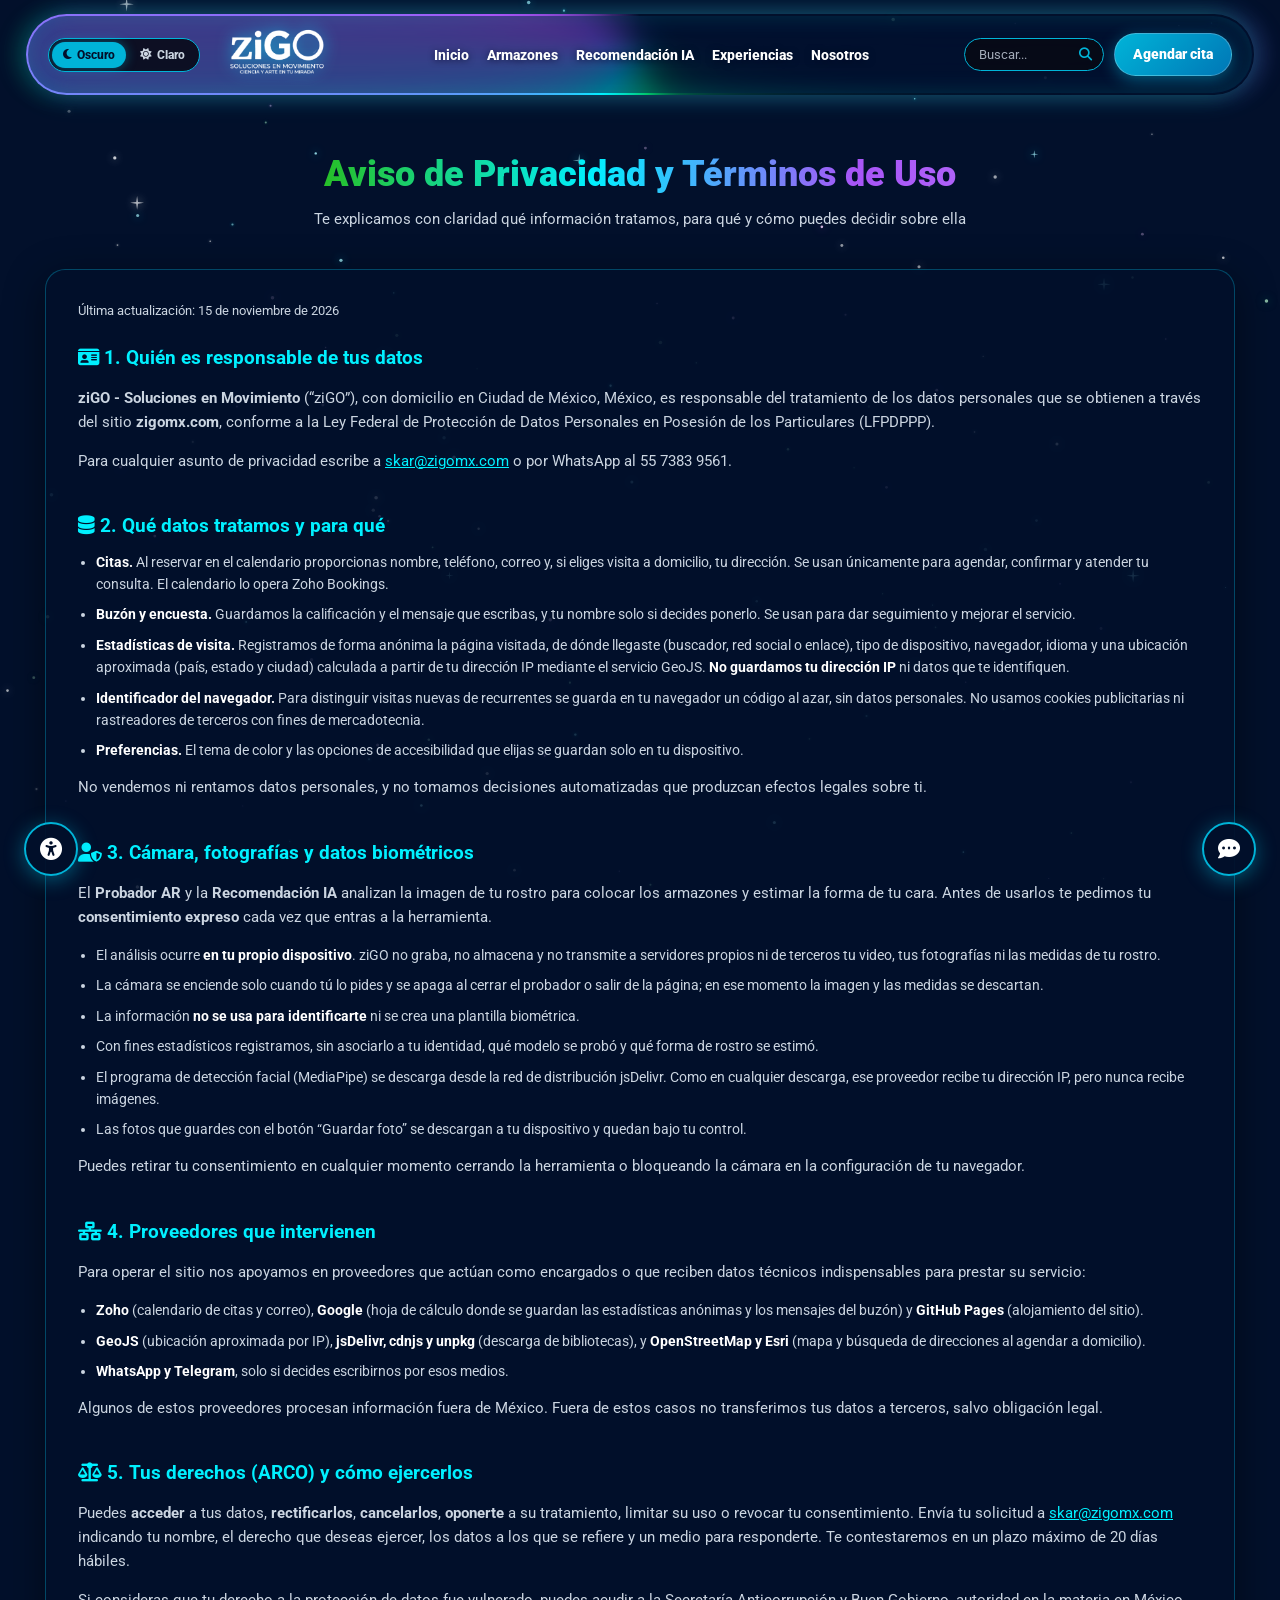
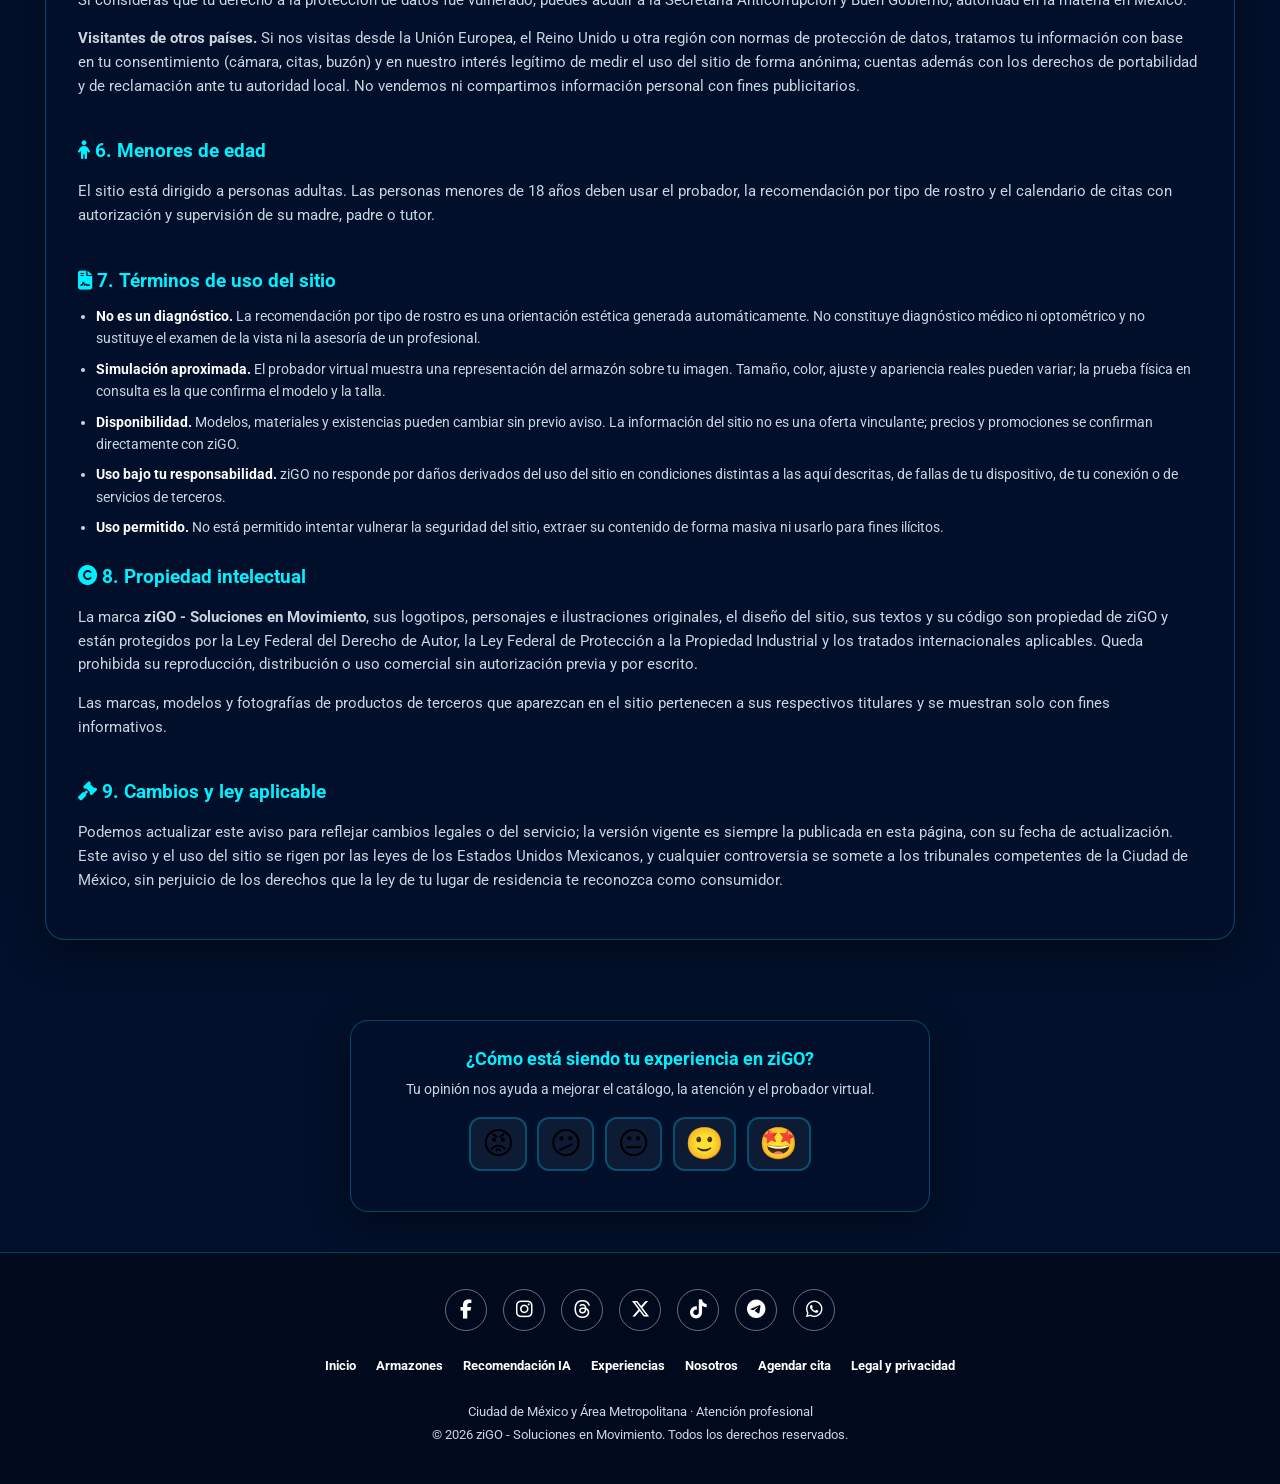
<file: pages/legal.html>
<!DOCTYPE html>
<html lang="es-MX">
<head>
    <meta charset="UTF-8">
    <meta name="viewport" content="width=device-width, initial-scale=1.0">
    <meta name="referrer" content="strict-origin-when-cross-origin">
    <title>ziGO | Aviso de Privacidad, Uso de Cámara y Términos del Sitio</title>
    <meta name="description" content="Aviso de privacidad de ziGO: qué datos tratamos, cómo funciona el probador virtual sin guardar tu imagen, tus derechos ARCO y los términos de uso del sitio.">
    <meta name="author" content="ziGO - Soluciones en Movimiento">
    <meta name="theme-color" content="#02102b">
    <link rel="canonical" href="https://zigomx.com/pages/legal.html">
    <meta name="robots" content="index, follow, max-image-preview:large, max-snippet:-1, max-video-preview:-1">

    <meta property="og:site_name" content="ziGO">
    <meta property="og:locale" content="es_MX">
    <meta property="og:type" content="website">
    <meta property="og:url" content="https://zigomx.com/pages/legal.html">
    <meta property="og:title" content="ziGO | Aviso de Privacidad y Términos">
    <meta property="og:description" content="Cómo protegemos tu información y cómo funciona el probador virtual sin guardar tu imagen.">
    <meta property="og:image" content="https://zigomx.com/img/og-zigo.jpg">
    <meta property="og:image:width" content="1200">
    <meta property="og:image:height" content="630">
    <meta property="og:image:alt" content="ziGO - Optometría y estilo en Ciudad de México">
    <meta name="twitter:card" content="summary_large_image">

    <script type="application/ld+json">
    {
      "@context": "https://schema.org",
      "@type": "WebPage",
      "name": "Aviso de privacidad y términos de uso - ziGO",
      "url": "https://zigomx.com/pages/legal.html",
      "inLanguage": "es-MX",
      "isPartOf": {
        "@id": "https://zigomx.com/#website"
      },
      "publisher": {
        "@type": "Optician",
        "@id": "https://zigomx.com/#organization",
        "name": "ziGO",
        "url": "https://zigomx.com/"
      }
    }
    </script>

    <link rel="icon" href="../img/mascota_logo2.ico">
    <link rel="apple-touch-icon" href="../img/icono-192.png">
    <link rel="manifest" href="../site.webmanifest">
    <link rel="preload" href="../fonts/roboto-latin.woff2" as="font" type="font/woff2" crossorigin>
    <link rel="stylesheet" href="../css/styles.css?v=8.3">
    <link rel="stylesheet" href="https://cdnjs.cloudflare.com/ajax/libs/font-awesome/6.5.1/css/all.min.css" integrity="sha512-DTOQO9RWCH3ppGqcWaEA1BIZOC6xxalwEsw9c2QQeAIftl+Vegovlnee1c9QX4TctnWMn13TZye+giMm8e2LwA==" crossorigin="anonymous" referrerpolicy="no-referrer">
    <script src="../js/script.js?v=8.3" defer></script>
</head>
<body>
    <canvas id="zigo-starfield" aria-hidden="true"></canvas>

    <header class="contenedor-menu">
        <div class="switch-tema" role="group" aria-label="Modo oscuro o claro">
            <button type="button" class="btn-switch-tema" id="btn-tema-oscuro"><i class="fas fa-moon" aria-hidden="true"></i> Oscuro</button>
            <button type="button" class="btn-switch-tema" id="btn-tema-claro"><i class="fas fa-sun" aria-hidden="true"></i> Claro</button>
        </div>
        <div class="logo">
            <a href="../index.html" aria-label="ziGO, ir al inicio">
                <img src="../img/logo.png" alt="ziGO - Soluciones en Movimiento" width="297" height="159">
            </a>
        </div>
        <nav aria-label="Menú principal">
            <ul>
                <li><a href="../index.html">Inicio</a></li>
                <li><a href="./armazones.html">Armazones</a></li>
                <li><a href="./probador.html">Recomendación IA</a></li>
                <li><a href="./experiencias.html">Experiencias</a></li>
                <li><a href="./nosotros.html">Nosotros</a></li>
            </ul>
        </nav>
        <div class="botones-menu">
            <form class="form-buscador" role="search">
                <input type="search" id="input-buscador-global" class="buscador" placeholder="Buscar..." aria-label="Buscar en ziGO" maxlength="80">
                <button type="submit" class="btn-lupa" aria-label="Buscar"><i class="fas fa-search" aria-hidden="true"></i></button>
            </form>
            <a href="./agenda.html" class="boton-agenda">Agendar cita</a>
        </div>
    </header>

    <main id="contenido-principal">
        <section class="contenido-section">
            <h1 class="seccion-titulo">Aviso de Privacidad y Términos de Uso</h1>
            <p class="subtitulo-seccion">Te explicamos con claridad qué información tratamos, para qué y cómo puedes decidir sobre ella</p>

            <div class="legal-contenedor">
                <p class="legal-fecha">Última actualización: 15 de noviembre de 2026</p>

                <article class="bloque-legal" id="responsable">
                    <h2><i class="fas fa-id-card" aria-hidden="true"></i> 1. Quién es responsable de tus datos</h2>
                    <p><strong>ziGO - Soluciones en Movimiento</strong> (“ziGO”), con domicilio en Ciudad de México, México, es responsable del tratamiento de los datos personales que se obtienen a través del sitio <strong>zigomx.com</strong>, conforme a la Ley Federal de Protección de Datos Personales en Posesión de los Particulares (LFPDPPP).</p>
                    <p>Para cualquier asunto de privacidad escribe a <a href="mailto:skar@zigomx.com">skar@zigomx.com</a> o por WhatsApp al 55 7383 9561.</p>
                </article>

                <article class="bloque-legal" id="datos">
                    <h2><i class="fas fa-database" aria-hidden="true"></i> 2. Qué datos tratamos y para qué</h2>
                    <ul class="lista-puntos">
                        <li><strong>Citas.</strong> Al reservar en el calendario proporcionas nombre, teléfono, correo y, si eliges visita a domicilio, tu dirección. Se usan únicamente para agendar, confirmar y atender tu consulta. El calendario lo opera Zoho Bookings.</li>
                        <li><strong>Buzón y encuesta.</strong> Guardamos la calificación y el mensaje que escribas, y tu nombre solo si decides ponerlo. Se usan para dar seguimiento y mejorar el servicio.</li>
                        <li><strong>Estadísticas de visita.</strong> Registramos de forma anónima la página visitada, de dónde llegaste (buscador, red social o enlace), tipo de dispositivo, navegador, idioma y una ubicación aproximada (país, estado y ciudad) calculada a partir de tu dirección IP mediante el servicio GeoJS. <strong>No guardamos tu dirección IP</strong> ni datos que te identifiquen.</li>
                        <li><strong>Identificador del navegador.</strong> Para distinguir visitas nuevas de recurrentes se guarda en tu navegador un código al azar, sin datos personales. No usamos cookies publicitarias ni rastreadores de terceros con fines de mercadotecnia.</li>
                        <li><strong>Preferencias.</strong> El tema de color y las opciones de accesibilidad que elijas se guardan solo en tu dispositivo.</li>
                    </ul>
                    <p>No vendemos ni rentamos datos personales, y no tomamos decisiones automatizadas que produzcan efectos legales sobre ti.</p>
                </article>

                <article class="bloque-legal" id="camara">
                    <h2><i class="fas fa-user-shield" aria-hidden="true"></i> 3. Cámara, fotografías y datos biométricos</h2>
                    <p>El <strong>Probador AR</strong> y la <strong>Recomendación IA</strong> analizan la imagen de tu rostro para colocar los armazones y estimar la forma de tu cara. Antes de usarlos te pedimos tu <strong>consentimiento expreso</strong> cada vez que entras a la herramienta.</p>
                    <ul class="lista-puntos">
                        <li>El análisis ocurre <strong>en tu propio dispositivo</strong>. ziGO no graba, no almacena y no transmite a servidores propios ni de terceros tu video, tus fotografías ni las medidas de tu rostro.</li>
                        <li>La cámara se enciende solo cuando tú lo pides y se apaga al cerrar el probador o salir de la página; en ese momento la imagen y las medidas se descartan.</li>
                        <li>La información <strong>no se usa para identificarte</strong> ni se crea una plantilla biométrica.</li>
                        <li>Con fines estadísticos registramos, sin asociarlo a tu identidad, qué modelo se probó y qué forma de rostro se estimó.</li>
                        <li>El programa de detección facial (MediaPipe) se descarga desde la red de distribución jsDelivr. Como en cualquier descarga, ese proveedor recibe tu dirección IP, pero nunca recibe imágenes.</li>
                        <li>Las fotos que guardes con el botón “Guardar foto” se descargan a tu dispositivo y quedan bajo tu control.</li>
                    </ul>
                    <p>Puedes retirar tu consentimiento en cualquier momento cerrando la herramienta o bloqueando la cámara en la configuración de tu navegador.</p>
                </article>

                <article class="bloque-legal" id="terceros">
                    <h2><i class="fas fa-network-wired" aria-hidden="true"></i> 4. Proveedores que intervienen</h2>
                    <p>Para operar el sitio nos apoyamos en proveedores que actúan como encargados o que reciben datos técnicos indispensables para prestar su servicio:</p>
                    <ul class="lista-puntos">
                        <li><strong>Zoho</strong> (calendario de citas y correo), <strong>Google</strong> (hoja de cálculo donde se guardan las estadísticas anónimas y los mensajes del buzón) y <strong>GitHub Pages</strong> (alojamiento del sitio).</li>
                        <li><strong>GeoJS</strong> (ubicación aproximada por IP), <strong>jsDelivr, cdnjs y unpkg</strong> (descarga de bibliotecas), y <strong>OpenStreetMap y Esri</strong> (mapa y búsqueda de direcciones al agendar a domicilio).</li>
                        <li><strong>WhatsApp y Telegram</strong>, solo si decides escribirnos por esos medios.</li>
                    </ul>
                    <p>Algunos de estos proveedores procesan información fuera de México. Fuera de estos casos no transferimos tus datos a terceros, salvo obligación legal.</p>
                </article>

                <article class="bloque-legal" id="derechos">
                    <h2><i class="fas fa-balance-scale" aria-hidden="true"></i> 5. Tus derechos (ARCO) y cómo ejercerlos</h2>
                    <p>Puedes <strong>acceder</strong> a tus datos, <strong>rectificarlos</strong>, <strong>cancelarlos</strong>, <strong>oponerte</strong> a su tratamiento, limitar su uso o revocar tu consentimiento. Envía tu solicitud a <a href="mailto:skar@zigomx.com">skar@zigomx.com</a> indicando tu nombre, el derecho que deseas ejercer, los datos a los que se refiere y un medio para responderte. Te contestaremos en un plazo máximo de 20 días hábiles.</p>
                    <p>Si consideras que tu derecho a la protección de datos fue vulnerado, puedes acudir a la Secretaría Anticorrupción y Buen Gobierno, autoridad en la materia en México.</p>
                    <p><strong>Visitantes de otros países.</strong> Si nos visitas desde la Unión Europea, el Reino Unido u otra región con normas de protección de datos, tratamos tu información con base en tu consentimiento (cámara, citas, buzón) y en nuestro interés legítimo de medir el uso del sitio de forma anónima; cuentas además con los derechos de portabilidad y de reclamación ante tu autoridad local. No vendemos ni compartimos información personal con fines publicitarios.</p>
                </article>

                <article class="bloque-legal" id="menores">
                    <h2><i class="fas fa-child" aria-hidden="true"></i> 6. Menores de edad</h2>
                    <p>El sitio está dirigido a personas adultas. Las personas menores de 18 años deben usar el probador, la recomendación por tipo de rostro y el calendario de citas con autorización y supervisión de su madre, padre o tutor.</p>
                </article>

                <article class="bloque-legal" id="terminos">
                    <h2><i class="fas fa-file-contract" aria-hidden="true"></i> 7. Términos de uso del sitio</h2>
                    <ul class="lista-puntos">
                        <li><strong>No es un diagnóstico.</strong> La recomendación por tipo de rostro es una orientación estética generada automáticamente. No constituye diagnóstico médico ni optométrico y no sustituye el examen de la vista ni la asesoría de un profesional.</li>
                        <li><strong>Simulación aproximada.</strong> El probador virtual muestra una representación del armazón sobre tu imagen. Tamaño, color, ajuste y apariencia reales pueden variar; la prueba física en consulta es la que confirma el modelo y la talla.</li>
                        <li><strong>Disponibilidad.</strong> Modelos, materiales y existencias pueden cambiar sin previo aviso. La información del sitio no es una oferta vinculante; precios y promociones se confirman directamente con ziGO.</li>
                        <li><strong>Uso bajo tu responsabilidad.</strong> ziGO no responde por daños derivados del uso del sitio en condiciones distintas a las aquí descritas, de fallas de tu dispositivo, de tu conexión o de servicios de terceros.</li>
                        <li><strong>Uso permitido.</strong> No está permitido intentar vulnerar la seguridad del sitio, extraer su contenido de forma masiva ni usarlo para fines ilícitos.</li>
                    </ul>
                </article>

                <article class="bloque-legal" id="propiedad">
                    <h2><i class="fas fa-copyright" aria-hidden="true"></i> 8. Propiedad intelectual</h2>
                    <p>La marca <strong>ziGO - Soluciones en Movimiento</strong>, sus logotipos, personajes e ilustraciones originales, el diseño del sitio, sus textos y su código son propiedad de ziGO y están protegidos por la Ley Federal del Derecho de Autor, la Ley Federal de Protección a la Propiedad Industrial y los tratados internacionales aplicables. Queda prohibida su reproducción, distribución o uso comercial sin autorización previa y por escrito.</p>
                    <p>Las marcas, modelos y fotografías de productos de terceros que aparezcan en el sitio pertenecen a sus respectivos titulares y se muestran solo con fines informativos.</p>
                </article>

                <article class="bloque-legal" id="cambios">
                    <h2><i class="fas fa-gavel" aria-hidden="true"></i> 9. Cambios y ley aplicable</h2>
                    <p>Podemos actualizar este aviso para reflejar cambios legales o del servicio; la versión vigente es siempre la publicada en esta página, con su fecha de actualización. Este aviso y el uso del sitio se rigen por las leyes de los Estados Unidos Mexicanos, y cualquier controversia se somete a los tribunales competentes de la Ciudad de México, sin perjuicio de los derechos que la ley de tu lugar de residencia te reconozca como consumidor.</p>
                </article>
            </div>
        </section>
    </main>

    <footer class="footer-zigo">
        <div class="footer-container">
            <div class="redes-sociales">
                <a href="https://facebook.com" data-red="Facebook" target="_blank" rel="noopener noreferrer" aria-label="Facebook de ziGO"><i class="fab fa-facebook-f" aria-hidden="true"></i></a>
                <a href="https://instagram.com" data-red="Instagram" target="_blank" rel="noopener noreferrer" aria-label="Instagram de ziGO"><i class="fab fa-instagram" aria-hidden="true"></i></a>
                <a href="https://threads.com" data-red="Threads" target="_blank" rel="noopener noreferrer" aria-label="Threads de ziGO"><i class="fab fa-threads" aria-hidden="true"></i></a>
                <a href="https://x.com" data-red="X" target="_blank" rel="noopener noreferrer" aria-label="X de ziGO"><i class="fab fa-x-twitter" aria-hidden="true"></i></a>
                <a href="https://tiktok.com" data-red="TikTok" target="_blank" rel="noopener noreferrer" aria-label="TikTok de ziGO"><i class="fab fa-tiktok" aria-hidden="true"></i></a>
                <a href="https://t.me/+525573839561" target="_blank" rel="noopener noreferrer" aria-label="Escribir a ziGO por Telegram"><i class="fab fa-telegram" aria-hidden="true"></i></a>
                <a href="https://wa.me/5215573839561" target="_blank" rel="noopener noreferrer" aria-label="Escribir a ziGO por WhatsApp"><i class="fab fa-whatsapp" aria-hidden="true"></i></a>
            </div>
            <nav aria-label="Navegación inferior">
                <ul class="enlaces-footer">
                    <li><a href="../index.html">Inicio</a></li>
                    <li><a href="./armazones.html">Armazones</a></li>
                    <li><a href="./probador.html">Recomendación IA</a></li>
                    <li><a href="./experiencias.html">Experiencias</a></li>
                    <li><a href="./nosotros.html">Nosotros</a></li>
                    <li><a href="./agenda.html">Agendar cita</a></li>
                    <li><a href="./legal.html">Legal y privacidad</a></li>
                </ul>
            </nav>
            <div class="footer-datos">
                <p>Ciudad de México y Área Metropolitana · Atención profesional</p>
                <p>&copy; <span data-anio>2026</span> ziGO - Soluciones en Movimiento. Todos los derechos reservados.</p>
            </div>
        </div>
    </footer>
</body>
</html>
</file>
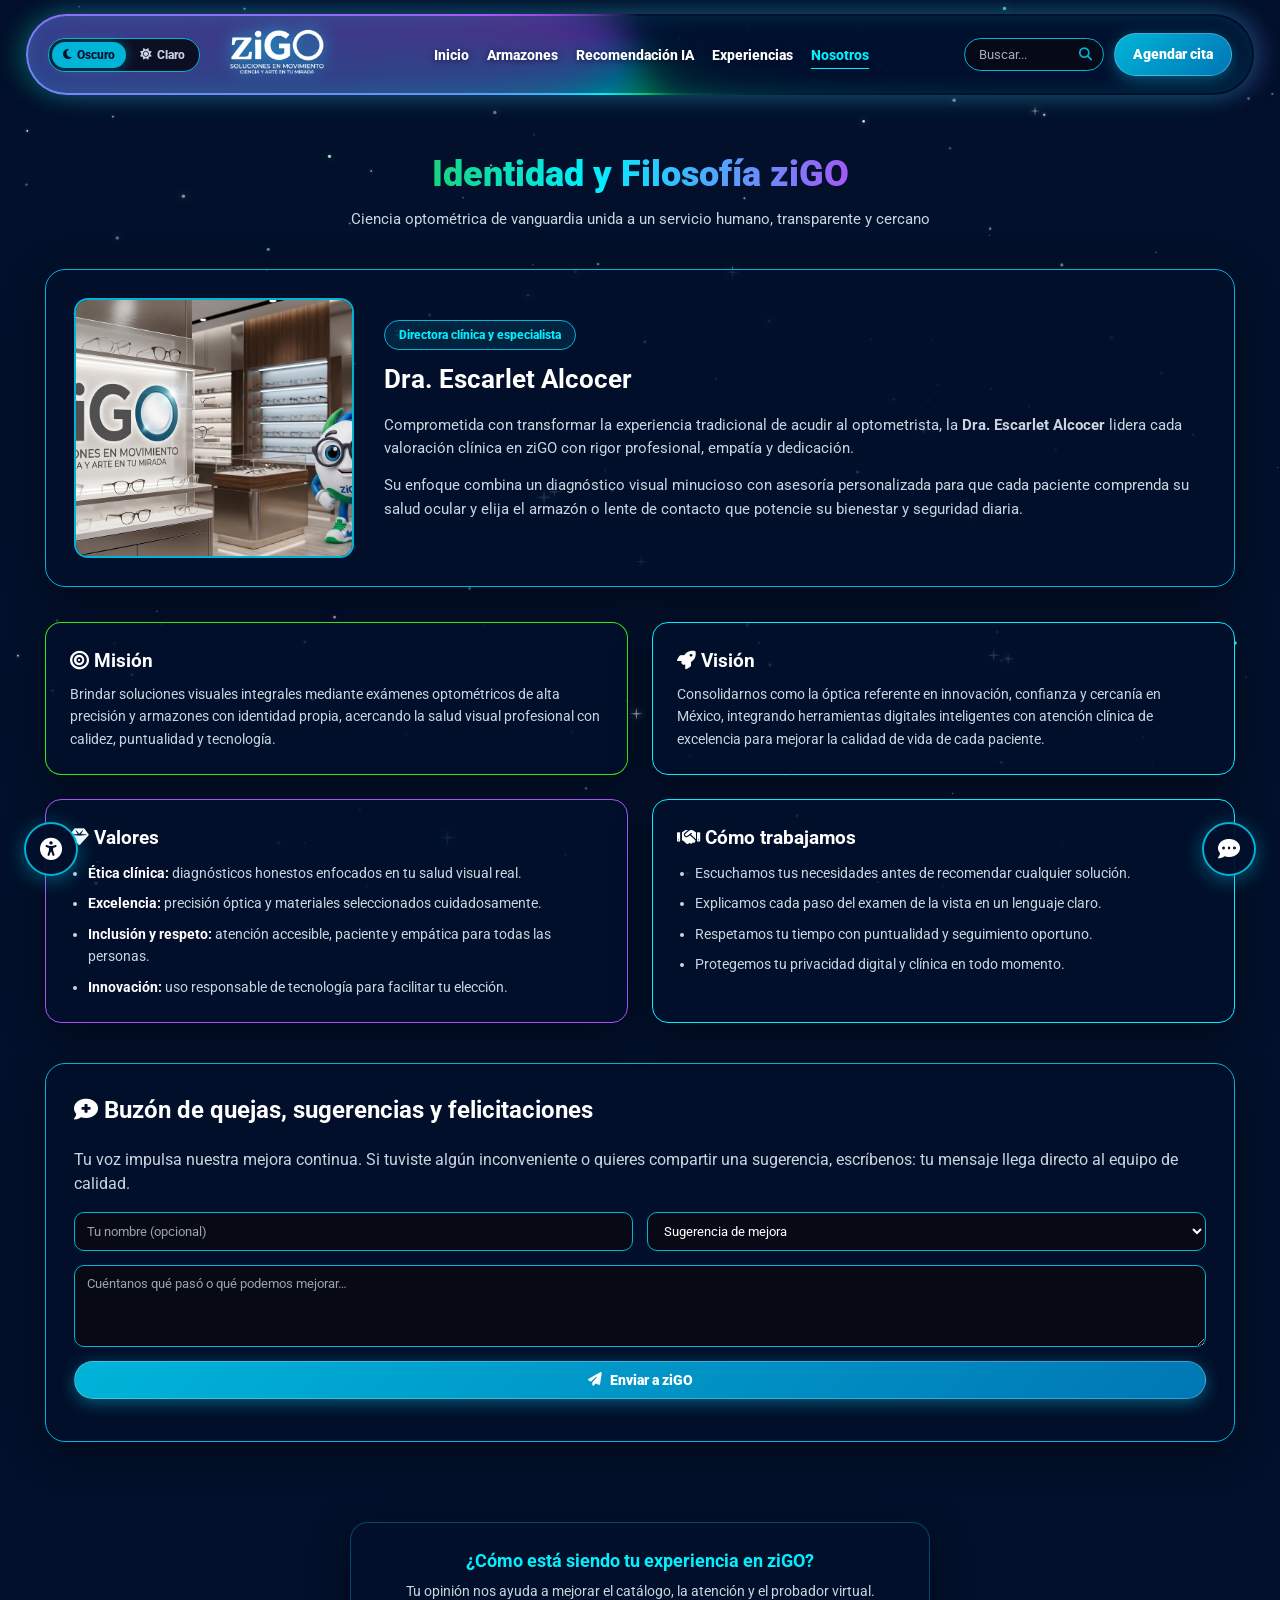
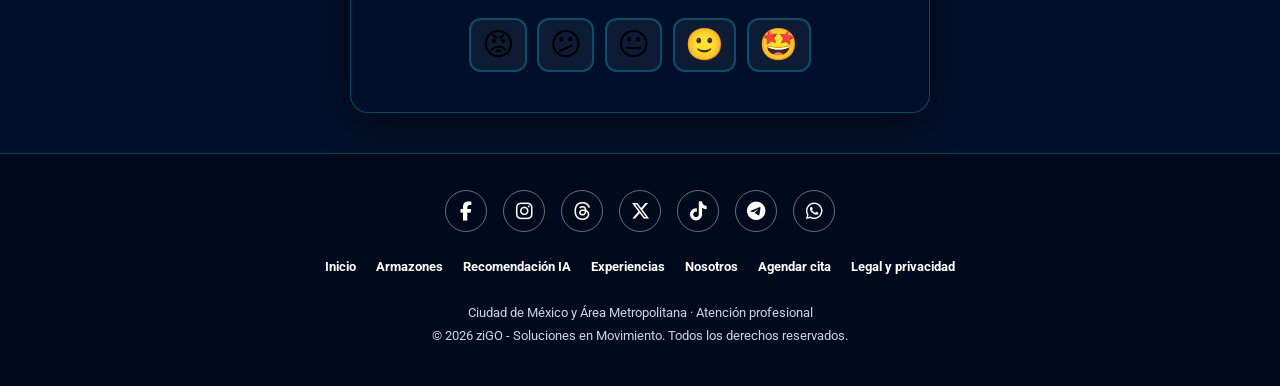
<file: pages/nosotros.html>
<!DOCTYPE html>
<html lang="es-MX">
<head>
    <meta charset="UTF-8">
    <meta name="viewport" content="width=device-width, initial-scale=1.0">
    <meta name="referrer" content="strict-origin-when-cross-origin">
    <title>ziGO | Nosotros: Dra. Escarlet Alcocer, Misión y Valores</title>
    <meta name="description" content="Conoce a la Dra. Escarlet Alcocer, directora clínica de ziGO, nuestra misión, visión y valores, y escríbenos en el buzón de quejas y sugerencias.">
    <meta name="author" content="ziGO - Soluciones en Movimiento">
    <meta name="theme-color" content="#02102b">
    <link rel="canonical" href="https://zigomx.com/pages/nosotros.html">
    <meta name="robots" content="index, follow, max-image-preview:large, max-snippet:-1, max-video-preview:-1">

    <meta property="og:site_name" content="ziGO">
    <meta property="og:locale" content="es_MX">
    <meta property="og:type" content="website">
    <meta property="og:url" content="https://zigomx.com/pages/nosotros.html">
    <meta property="og:title" content="ziGO | Nosotros">
    <meta property="og:description" content="Conoce a la Dra. Escarlet Alcocer, nuestra misión y nuestro buzón de escucha activa.">
    <meta property="og:image" content="https://zigomx.com/img/og-nosotros.jpg">
    <meta property="og:image:width" content="1200">
    <meta property="og:image:height" content="630">
    <meta property="og:image:alt" content="ziGO - Optometría y estilo en Ciudad de México">
    <meta name="twitter:card" content="summary_large_image">

    <script type="application/ld+json">
    {
      "@context": "https://schema.org",
      "@type": "AboutPage",
      "name": "Nosotros - ziGO",
      "url": "https://zigomx.com/pages/nosotros.html",
      "inLanguage": "es-MX",
      "isPartOf": {
        "@id": "https://zigomx.com/#website"
      },
      "mainEntity": {
        "@type": "Optician",
        "@id": "https://zigomx.com/#organization",
        "name": "ziGO",
        "url": "https://zigomx.com/",
        "founder": {
          "@type": "Person",
          "name": "Dra. Escarlet Alcocer",
          "jobTitle": "Directora clínica y especialista en optometría"
        }
      }
    }
    </script>

    <link rel="icon" href="../img/mascota_logo2.ico">
    <link rel="apple-touch-icon" href="../img/icono-192.png">
    <link rel="manifest" href="../site.webmanifest">
    <link rel="preload" href="../fonts/roboto-latin.woff2" as="font" type="font/woff2" crossorigin>
    <link rel="stylesheet" href="../css/styles.css?v=8.3">
    <link rel="stylesheet" href="https://cdnjs.cloudflare.com/ajax/libs/font-awesome/6.5.1/css/all.min.css" integrity="sha512-DTOQO9RWCH3ppGqcWaEA1BIZOC6xxalwEsw9c2QQeAIftl+Vegovlnee1c9QX4TctnWMn13TZye+giMm8e2LwA==" crossorigin="anonymous" referrerpolicy="no-referrer">
    <script src="../js/script.js?v=8.3" defer></script>
</head>
<body>
    <canvas id="zigo-starfield" aria-hidden="true"></canvas>

    <header class="contenedor-menu">
        <div class="switch-tema" role="group" aria-label="Modo oscuro o claro">
            <button type="button" class="btn-switch-tema" id="btn-tema-oscuro"><i class="fas fa-moon" aria-hidden="true"></i> Oscuro</button>
            <button type="button" class="btn-switch-tema" id="btn-tema-claro"><i class="fas fa-sun" aria-hidden="true"></i> Claro</button>
        </div>
        <div class="logo">
            <a href="../index.html" aria-label="ziGO, ir al inicio">
                <img src="../img/logo.png" alt="ziGO - Soluciones en Movimiento" width="297" height="159">
            </a>
        </div>
        <nav aria-label="Menú principal">
            <ul>
                <li><a href="../index.html">Inicio</a></li>
                <li><a href="./armazones.html">Armazones</a></li>
                <li><a href="./probador.html">Recomendación IA</a></li>
                <li><a href="./experiencias.html">Experiencias</a></li>
                <li><a href="./nosotros.html" class="enlace-activo" aria-current="page">Nosotros</a></li>
            </ul>
        </nav>
        <div class="botones-menu">
            <form class="form-buscador" role="search">
                <input type="search" id="input-buscador-global" class="buscador" placeholder="Buscar..." aria-label="Buscar en ziGO" maxlength="80">
                <button type="submit" class="btn-lupa" aria-label="Buscar"><i class="fas fa-search" aria-hidden="true"></i></button>
            </form>
            <a href="./agenda.html" class="boton-agenda">Agendar cita</a>
        </div>
    </header>

    <main id="contenido-principal">
        <section class="contenido-section">
            <h1 class="seccion-titulo">Identidad y Filosofía ziGO</h1>
            <p class="subtitulo-seccion">Ciencia optométrica de vanguardia unida a un servicio humano, transparente y cercano</p>

            <div class="doctora-card">
                <img src="../img/zigo_main.webp" alt="Dra. Escarlet Alcocer, especialista en optometría de ziGO" loading="lazy" decoding="async" width="1280" height="714">
                <div>
                    <span class="badge-especialista">Directora clínica y especialista</span>
                    <h2>Dra. Escarlet Alcocer</h2>
                    <p>Comprometida con transformar la experiencia tradicional de acudir al optometrista, la <strong>Dra. Escarlet Alcocer</strong> lidera cada valoración clínica en ziGO con rigor profesional, empatía y dedicación.</p>
                    <p>Su enfoque combina un diagnóstico visual minucioso con asesoría personalizada para que cada paciente comprenda su salud ocular y elija el armazón o lente de contacto que potencie su bienestar y seguridad diaria.</p>
                </div>
            </div>

            <div class="dos-columnas">
                <article class="tarjeta-info borde-verde">
                    <h3><i class="fas fa-bullseye" aria-hidden="true"></i> Misión</h3>
                    <p>Brindar soluciones visuales integrales mediante exámenes optométricos de alta precisión y armazones con identidad propia, acercando la salud visual profesional con calidez, puntualidad y tecnología.</p>
                </article>
                <article class="tarjeta-info borde-cian">
                    <h3><i class="fas fa-rocket" aria-hidden="true"></i> Visión</h3>
                    <p>Consolidarnos como la óptica referente en innovación, confianza y cercanía en México, integrando herramientas digitales inteligentes con atención clínica de excelencia para mejorar la calidad de vida de cada paciente.</p>
                </article>
                <article class="tarjeta-info borde-purpura">
                    <h3><i class="fas fa-gem" aria-hidden="true"></i> Valores</h3>
                    <ul class="lista-puntos">
                        <li><strong>Ética clínica:</strong> diagnósticos honestos enfocados en tu salud visual real.</li>
                        <li><strong>Excelencia:</strong> precisión óptica y materiales seleccionados cuidadosamente.</li>
                        <li><strong>Inclusión y respeto:</strong> atención accesible, paciente y empática para todas las personas.</li>
                        <li><strong>Innovación:</strong> uso responsable de tecnología para facilitar tu elección.</li>
                    </ul>
                </article>
                <article class="tarjeta-info borde-cian">
                    <h3><i class="fas fa-handshake" aria-hidden="true"></i> Cómo trabajamos</h3>
                    <ul class="lista-puntos">
                        <li>Escuchamos tus necesidades antes de recomendar cualquier solución.</li>
                        <li>Explicamos cada paso del examen de la vista en un lenguaje claro.</li>
                        <li>Respetamos tu tiempo con puntualidad y seguimiento oportuno.</li>
                        <li>Protegemos tu privacidad digital y clínica en todo momento.</li>
                    </ul>
                </article>
            </div>

            <div class="buzon-card" id="buzon-quejas">
                <h2><i class="fas fa-comment-medical" aria-hidden="true"></i> Buzón de quejas, sugerencias y felicitaciones</h2>
                <p>Tu voz impulsa nuestra mejora continua. Si tuviste algún inconveniente o quieres compartir una sugerencia, escríbenos: tu mensaje llega directo al equipo de calidad.</p>
                <!-- Los campos del formulario los inserta inicializarBuzonNosotros() en js/script.js -->
                <form id="form-buzon" class="form-buzon">
                    <button type="submit" class="boton-agenda"><i class="fas fa-paper-plane" aria-hidden="true"></i> Enviar a ziGO</button>
                </form>
                <div id="respuesta-buzon" class="oculto" role="status"></div>
            </div>
        </section>
    </main>

    <footer class="footer-zigo">
        <div class="footer-container">
            <div class="redes-sociales">
                <a href="https://facebook.com" data-red="Facebook" target="_blank" rel="noopener noreferrer" aria-label="Facebook de ziGO"><i class="fab fa-facebook-f" aria-hidden="true"></i></a>
                <a href="https://instagram.com" data-red="Instagram" target="_blank" rel="noopener noreferrer" aria-label="Instagram de ziGO"><i class="fab fa-instagram" aria-hidden="true"></i></a>
                <a href="https://threads.com" data-red="Threads" target="_blank" rel="noopener noreferrer" aria-label="Threads de ziGO"><i class="fab fa-threads" aria-hidden="true"></i></a>
                <a href="https://x.com" data-red="X" target="_blank" rel="noopener noreferrer" aria-label="X de ziGO"><i class="fab fa-x-twitter" aria-hidden="true"></i></a>
                <a href="https://tiktok.com" data-red="TikTok" target="_blank" rel="noopener noreferrer" aria-label="TikTok de ziGO"><i class="fab fa-tiktok" aria-hidden="true"></i></a>
                <a href="https://t.me/+525573839561" target="_blank" rel="noopener noreferrer" aria-label="Escribir a ziGO por Telegram"><i class="fab fa-telegram" aria-hidden="true"></i></a>
                <a href="https://wa.me/5215573839561" target="_blank" rel="noopener noreferrer" aria-label="Escribir a ziGO por WhatsApp"><i class="fab fa-whatsapp" aria-hidden="true"></i></a>
            </div>
            <nav aria-label="Navegación inferior">
                <ul class="enlaces-footer">
                    <li><a href="../index.html">Inicio</a></li>
                    <li><a href="./armazones.html">Armazones</a></li>
                    <li><a href="./probador.html">Recomendación IA</a></li>
                    <li><a href="./experiencias.html">Experiencias</a></li>
                    <li><a href="./nosotros.html">Nosotros</a></li>
                    <li><a href="./agenda.html">Agendar cita</a></li>
                    <li><a href="./legal.html">Legal y privacidad</a></li>
                </ul>
            </nav>
            <div class="footer-datos">
                <p>Ciudad de México y Área Metropolitana · Atención profesional</p>
                <p>&copy; <span data-anio>2026</span> ziGO - Soluciones en Movimiento. Todos los derechos reservados.</p>
            </div>
        </div>
    </footer>
</body>
</html>
</file>
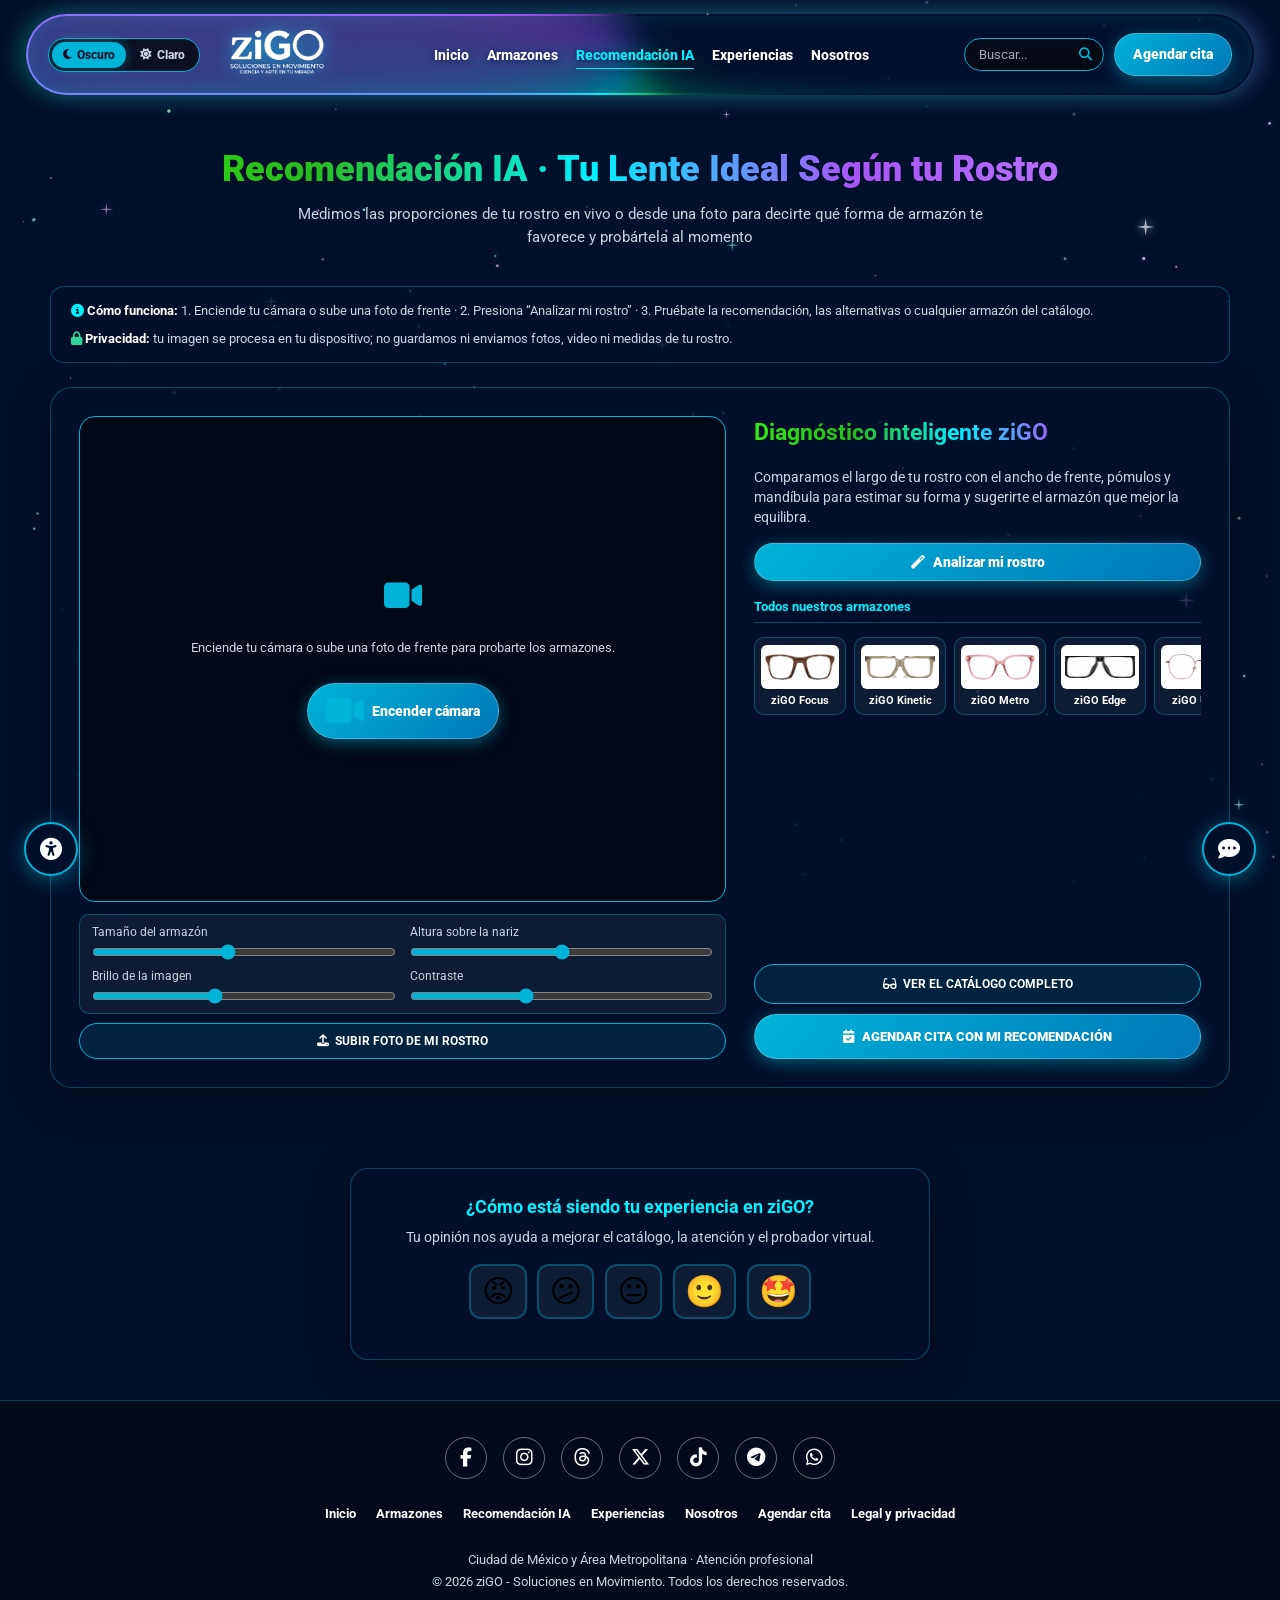
<file: pages/probador.html>
<!DOCTYPE html>
<html lang="es-MX">
<head>
    <meta charset="UTF-8">
    <meta name="viewport" content="width=device-width, initial-scale=1.0">
    <meta name="referrer" content="strict-origin-when-cross-origin">
    <title>ziGO | Recomendación IA: Descubre tu Armazón Ideal</title>
    <meta name="description" content="Descubre qué forma de armazón favorece a tu tipo de rostro. Analiza tus proporciones con la cámara o una foto y pruébate en vivo los armazones ziGO recomendados.">
    <meta name="author" content="ziGO - Soluciones en Movimiento">
    <meta name="theme-color" content="#02102b">
    <link rel="canonical" href="https://zigomx.com/pages/probador.html">
    <meta name="robots" content="index, follow, max-image-preview:large, max-snippet:-1, max-video-preview:-1">

    <meta property="og:site_name" content="ziGO">
    <meta property="og:locale" content="es_MX">
    <meta property="og:type" content="website">
    <meta property="og:url" content="https://zigomx.com/pages/probador.html">
    <meta property="og:title" content="ziGO | Recomendación IA: Tu Lente Ideal">
    <meta property="og:description" content="Analiza la forma de tu rostro y pruébate virtualmente los armazones que más te favorecen.">
    <meta property="og:image" content="https://zigomx.com/img/og-zigo.jpg">
    <meta property="og:image:width" content="1200">
    <meta property="og:image:height" content="630">
    <meta property="og:image:alt" content="ziGO - Optometría y estilo en Ciudad de México">
    <meta name="twitter:card" content="summary_large_image">

    <script type="application/ld+json">
    {
      "@context": "https://schema.org",
      "@type": "WebApplication",
      "name": "Recomendación IA y probador virtual ziGO",
      "url": "https://zigomx.com/pages/probador.html",
      "applicationCategory": "LifestyleApplication",
      "operatingSystem": "Web",
      "inLanguage": "es-MX",
      "isAccessibleForFree": true,
      "offers": {
        "@type": "Offer",
        "price": "0",
        "priceCurrency": "MXN"
      },
      "provider": {
        "@type": "Optician",
        "@id": "https://zigomx.com/#organization",
        "name": "ziGO",
        "url": "https://zigomx.com/"
      }
    }
    </script>

    <link rel="icon" href="../img/mascota_logo2.ico">
    <link rel="apple-touch-icon" href="../img/icono-192.png">
    <link rel="manifest" href="../site.webmanifest">
    <link rel="preload" href="../fonts/roboto-latin.woff2" as="font" type="font/woff2" crossorigin>
    <link rel="stylesheet" href="../css/styles.css?v=8.3">
    <link rel="stylesheet" href="https://cdnjs.cloudflare.com/ajax/libs/font-awesome/6.5.1/css/all.min.css" integrity="sha512-DTOQO9RWCH3ppGqcWaEA1BIZOC6xxalwEsw9c2QQeAIftl+Vegovlnee1c9QX4TctnWMn13TZye+giMm8e2LwA==" crossorigin="anonymous" referrerpolicy="no-referrer">
    <script src="../js/script.js?v=8.3" defer></script>
</head>
<body>
    <canvas id="zigo-starfield" aria-hidden="true"></canvas>

    <header class="contenedor-menu">
        <div class="switch-tema" role="group" aria-label="Modo oscuro o claro">
            <button type="button" class="btn-switch-tema" id="btn-tema-oscuro"><i class="fas fa-moon" aria-hidden="true"></i> Oscuro</button>
            <button type="button" class="btn-switch-tema" id="btn-tema-claro"><i class="fas fa-sun" aria-hidden="true"></i> Claro</button>
        </div>
        <div class="logo">
            <a href="../index.html" aria-label="ziGO, ir al inicio">
                <img src="../img/logo.png" alt="ziGO - Soluciones en Movimiento" width="297" height="159">
            </a>
        </div>
        <nav aria-label="Menú principal">
            <ul>
                <li><a href="../index.html">Inicio</a></li>
                <li><a href="./armazones.html">Armazones</a></li>
                <li><a href="./probador.html" class="enlace-activo" aria-current="page">Recomendación IA</a></li>
                <li><a href="./experiencias.html">Experiencias</a></li>
                <li><a href="./nosotros.html">Nosotros</a></li>
            </ul>
        </nav>
        <div class="botones-menu">
            <form class="form-buscador" role="search">
                <input type="search" id="input-buscador-global" class="buscador" placeholder="Buscar..." aria-label="Buscar en ziGO" maxlength="80">
                <button type="submit" class="btn-lupa" aria-label="Buscar"><i class="fas fa-search" aria-hidden="true"></i></button>
            </form>
            <a href="./agenda.html" class="boton-agenda">Agendar cita</a>
        </div>
    </header>

    <main id="contenido-principal">
        <section class="probador-section">
            <h1 class="seccion-titulo">Recomendación IA · Tu Lente Ideal Según tu Rostro</h1>
            <p class="subtitulo-seccion">Medimos las proporciones de tu rostro en vivo o desde una foto para decirte qué forma de armazón te favorece y probártela al momento</p>

            <div class="banner-instrucciones">
                <div><strong><i class="fas fa-info-circle icono-acento" aria-hidden="true"></i> Cómo funciona:</strong> 1. Enciende tu cámara o sube una foto de frente · 2. Presiona “Analizar mi rostro” · 3. Pruébate la recomendación, las alternativas o cualquier armazón del catálogo.</div>
                <div><strong><i class="fas fa-lock icono-exito" aria-hidden="true"></i> Privacidad:</strong> tu imagen se procesa en tu dispositivo; no guardamos ni enviamos fotos, video ni medidas de tu rostro.</div>
            </div>

            <!-- El visor y sus controles los arma crearProbador() en js/script.js -->
            <div class="probador-card">
                <div class="probador-columna-visor">
                    <div class="visor-ar"></div>
                    <div class="pila-ar" data-controles></div>
                </div>

                <div class="probador-panel">
                    <h2 class="panel-titulo">Diagnóstico inteligente ziGO</h2>
                    <p class="panel-desc">Comparamos el largo de tu rostro con el ancho de frente, pómulos y mandíbula para estimar su forma y sugerirte el armazón que mejor la equilibra.</p>

                    <button type="button" id="btn-analizar" class="boton-agenda w-100">
                        <i class="fas fa-magic" aria-hidden="true"></i> Analizar mi rostro
                    </button>

                    <div id="resultado-ia" class="resultado-ia oculto" aria-live="polite">
                        <p class="resultado-rostro"><i class="fas fa-check-circle" aria-hidden="true"></i> Tipo de rostro: <span id="ia-tipo-rostro"></span></p>
                        <p class="resultado-formas" id="ia-formas"></p>
                        <p class="resultado-explicacion" id="ia-explicacion"></p>
                        <h3 class="mini-titulo">Tu armazón ideal y dos alternativas (toca para probártelos)</h3>
                        <div id="recomendados" class="recomendados-grid"></div>
                    </div>

                    <div>
                        <h3 class="mini-titulo">Todos nuestros armazones</h3>
                        <div class="tira-modelos" data-tira role="group" aria-label="Probar cualquier armazón del catálogo"></div>
                    </div>

                    <div class="acciones-finales">
                        <a href="./armazones.html" class="btn-contorno w-100"><i class="fas fa-glasses" aria-hidden="true"></i> Ver el catálogo completo</a>
                        <a id="btn-agendar-recomendacion" href="./agenda.html" class="btn-agendar-general w-100"><i class="fas fa-calendar-check" aria-hidden="true"></i> Agendar cita con mi recomendación</a>
                    </div>
                </div>
            </div>
        </section>
    </main>

    <footer class="footer-zigo">
        <div class="footer-container">
            <div class="redes-sociales">
                <a href="https://facebook.com" data-red="Facebook" target="_blank" rel="noopener noreferrer" aria-label="Facebook de ziGO"><i class="fab fa-facebook-f" aria-hidden="true"></i></a>
                <a href="https://instagram.com" data-red="Instagram" target="_blank" rel="noopener noreferrer" aria-label="Instagram de ziGO"><i class="fab fa-instagram" aria-hidden="true"></i></a>
                <a href="https://threads.com" data-red="Threads" target="_blank" rel="noopener noreferrer" aria-label="Threads de ziGO"><i class="fab fa-threads" aria-hidden="true"></i></a>
                <a href="https://x.com" data-red="X" target="_blank" rel="noopener noreferrer" aria-label="X de ziGO"><i class="fab fa-x-twitter" aria-hidden="true"></i></a>
                <a href="https://tiktok.com" data-red="TikTok" target="_blank" rel="noopener noreferrer" aria-label="TikTok de ziGO"><i class="fab fa-tiktok" aria-hidden="true"></i></a>
                <a href="https://t.me/+525573839561" target="_blank" rel="noopener noreferrer" aria-label="Escribir a ziGO por Telegram"><i class="fab fa-telegram" aria-hidden="true"></i></a>
                <a href="https://wa.me/5215573839561" target="_blank" rel="noopener noreferrer" aria-label="Escribir a ziGO por WhatsApp"><i class="fab fa-whatsapp" aria-hidden="true"></i></a>
            </div>
            <nav aria-label="Navegación inferior">
                <ul class="enlaces-footer">
                    <li><a href="../index.html">Inicio</a></li>
                    <li><a href="./armazones.html">Armazones</a></li>
                    <li><a href="./probador.html">Recomendación IA</a></li>
                    <li><a href="./experiencias.html">Experiencias</a></li>
                    <li><a href="./nosotros.html">Nosotros</a></li>
                    <li><a href="./agenda.html">Agendar cita</a></li>
                    <li><a href="./legal.html">Legal y privacidad</a></li>
                </ul>
            </nav>
            <div class="footer-datos">
                <p>Ciudad de México y Área Metropolitana · Atención profesional</p>
                <p>&copy; <span data-anio>2026</span> ziGO - Soluciones en Movimiento. Todos los derechos reservados.</p>
            </div>
        </div>
    </footer>
</body>
</html>
</file>
<file: css/styles.css>
/*
***********************************************************************
    Hoja de estilos única de ziGO

    Cómo está organizada:
    1. Fuentes
    2. Colores del tema (variables). Cada tema solo cambia variables;
       ningún componente lleva colores fijos, por eso todos se adaptan
       al tema que elige el visitante.
    3. Base y fondo estelar
    4. Componentes compartidos por todas las páginas
       (menú, botones, campos, flotantes, modales, encuesta, visor AR)
    5. Una sección por página: index, armazones, probador, agenda,
       experiencias / nosotros / legal, admin
    6. Footer
    7. Modos de accesibilidad
    8. Adaptación a pantallas chicas
***********************************************************************
*/
.contenedor-advertencia{
    display: flex;
    justify-content: center;
    align-items: center;
    width: 100%;
    height: auto;
}
.advertencia{
    width: 1350px;
    height: auto;
}

@media (max-width: 600px) {
.advertencia{
    width: 600px;
    height: auto;
}
}

/*============================================================
    1. FUENTES (Roboto variable, alojada en el propio sitio)
============================================================*/
@font-face {
    font-family: 'Roboto';
    src: url('../fonts/roboto-latin.woff2') format('woff2');
    font-weight: 100 900;
    font-style: normal;
    font-display: swap;
}

@font-face {
    font-family: 'Roboto';
    src: url('../fonts/roboto-latin-italic.woff2') format('woff2');
    font-weight: 100 900;
    font-style: italic;
    font-display: swap;
}

/*============================================================
    2. COLORES DEL TEMA
============================================================*/

/* Tema oscuro: es el tema por defecto del sitio */
:root {
    --fondo: #02102b;
    --fondo-degradado: none;
    --superficie: rgba(2, 16, 43, 0.82);
    --superficie-solida: #07193a;
    --superficie-suave: rgba(255, 255, 255, 0.05);
    --campo: #070a15;
    --texto: #ffffff;
    --texto-suave: #cbd5e1;
    --acento: #00b4d8;
    --acento-oscuro: #0077b6;
    --acento-vivo: #00f0ff;
    --acento-tenue: rgba(0, 180, 216, 0.12);
    --sobre-acento: #ffffff;
    --sobre-acento-plano: #02102b;
    --borde: rgba(0, 180, 216, 0.34);
    --brillo: rgba(0, 180, 216, 0.45);
    --sombra-tarjeta: 0 10px 40px rgba(0, 0, 0, 0.45);
    --verde: rgba(57, 255, 20, 0.9);
    --verde-medio: rgba(57, 255, 20, 0.72);
    --morado: #a855f7;
    --morado-claro: #c084fc;
    --titulo-degradado: linear-gradient(90deg, var(--verde) 0%, var(--verde-medio) 22%, var(--acento-vivo) 46%, var(--morado) 68%, var(--morado-claro) 100%);
    --velo: rgba(2, 16, 43, 0.88);

    /* Bloques que en los temas claros se pintan de color sólido (menú, footer, ilustraciones) */
    --bloque: transparent;
    --menu-fondo: rgba(2, 16, 43, 0.56);
    --menu-texto: #ffffff;
    --menu-activo: var(--acento-vivo);
    --menu-campo: rgba(7, 10, 21, 0.88);
    --pie-fondo: rgba(0, 0, 0, 0.35);
    --pie-texto: #ffffff;
    --pie-texto-suave: #cbd5e1;
    --burbuja-fondo: rgba(2, 16, 43, 0.94);

    --aviso-fondo: rgba(255, 193, 7, 0.14);
    --aviso-texto: #ffe082;
    --aviso-borde: #ffc107;
    --exito: #34d399;
    --exito-tenue: rgba(16, 185, 129, 0.16);
    --peligro: #ef4444;
    --peligro-tenue: rgba(244, 63, 94, 0.14);
    --peligro-texto: #fecaca;

    /* Ajustes del panel de accesibilidad */
    --escala-fuente: 1;
    --espaciado-letras: normal;
    --altura-linea: 1.5;
}

/* Lo que comparten todos los temas claros */
html[class*="tema-"] {
    --superficie: #ffffff;
    --superficie-solida: #ffffff;
    --superficie-suave: rgba(0, 0, 0, 0.04);
    --campo: #ffffff;
    --sobre-acento: #ffffff;
    --sobre-acento-plano: #ffffff;
    --acento-tenue: rgba(0, 0, 0, 0.04);
    --sombra-tarjeta: 0 8px 24px rgba(0, 0, 0, 0.09);
    --brillo: rgba(0, 0, 0, 0.18);
    --verde: #16a34a;
    --verde-medio: #22c55e;
    --titulo-degradado: linear-gradient(90deg, #16a34a 0%, #22c55e 22%, var(--acento) 48%, #6d28d9 72%, #9333ea 100%);
    --velo: rgba(15, 23, 42, 0.62);
    --menu-fondo: var(--bloque);
    --menu-texto: #ffffff;
    --menu-activo: #fde047;
    --menu-campo: #ffffff;
    --pie-fondo: var(--bloque);
    --pie-texto: #ffffff;
    --pie-texto-suave: rgba(255, 255, 255, 0.86);
    --burbuja-fondo: var(--bloque);
    --aviso-fondo: #fff8e1;
    --aviso-texto: #664d03;
    --aviso-borde: #d9a406;
    --exito: #047857;
    --exito-tenue: #d1fae5;
    --peligro: #dc2626;
    --peligro-tenue: #fee2e2;
    --peligro-texto: #991b1b;
}

html.tema-claro {
    --fondo: #f2f8f9;
    --fondo-degradado: linear-gradient(180deg, #e3f2f4 0%, #f7fbfc 50%, #e8f4f6 100%);
    --texto: #082c33;
    --texto-suave: #23444c;
    --acento: #01707f;
    --acento-oscuro: #01545f;
    --acento-vivo: #015f6b;
    --morado: #6b21a8;
    --morado-claro: #9333ea;
    --borde: rgba(1, 112, 127, 0.35);
    --bloque: #01707f;
}

html.tema-azul-uveg {
    --fondo: #eef3fc;
    --fondo-degradado: linear-gradient(180deg, #e0e8fa 0%, #f6f8fe 100%);
    --texto: #102566;
    --texto-suave: #2b3f7a;
    --acento: #1d4ed8;
    --acento-oscuro: #1e3a8a;
    --acento-vivo: #1d4ed8;
    --morado: #4338ca;
    --morado-claro: #6366f1;
    --borde: rgba(29, 78, 216, 0.32);
    --bloque: #1e3a8a;
}

html.tema-morado {
    --fondo: #f5f0ff;
    --fondo-degradado: linear-gradient(180deg, #ede9fe 0%, #faf8ff 100%);
    --texto: #2e1065;
    --texto-suave: #4c1d95;
    --acento: #6d28d9;
    --acento-oscuro: #5b21b6;
    --acento-vivo: #6d28d9;
    --morado: #a21caf;
    --morado-claro: #c026d3;
    --borde: rgba(109, 40, 217, 0.32);
    --bloque: #5b21b6;
}

html.tema-azul-botones {
    --fondo: #e8f4fc;
    --fondo-degradado: linear-gradient(180deg, #dceefb 0%, #f4f9fd 100%);
    --texto: #0c3559;
    --texto-suave: #1e4e79;
    --acento: #0369a1;
    --acento-oscuro: #075985;
    --acento-vivo: #0369a1;
    --morado: #1d4ed8;
    --morado-claro: #3b82f6;
    --borde: rgba(2, 132, 199, 0.34);
    --bloque: #0369a1;
}

html.tema-menta-uveg {
    --fondo: #ecfdf5;
    --fondo-degradado: linear-gradient(180deg, #d1fae5 0%, #f4fdf9 100%);
    --texto: #064e3b;
    --texto-suave: #065f46;
    --acento: #047857;
    --acento-oscuro: #065f46;
    --acento-vivo: #047857;
    --morado: #0f766e;
    --morado-claro: #0d9488;
    --borde: rgba(5, 150, 105, 0.34);
    --bloque: #047857;
}

html.tema-pizarra-uveg {
    --fondo: #f1f5f9;
    --fondo-degradado: linear-gradient(180deg, #e2e8f0 0%, #f8fafc 100%);
    --texto: #1e293b;
    --texto-suave: #334155;
    --acento: #334155;
    --acento-oscuro: #1e293b;
    --acento-vivo: #334155;
    --morado: #64748b;
    --morado-claro: #94a3b8;
    --borde: rgba(71, 85, 105, 0.34);
    --bloque: #334155;
}

html.tema-rosa {
    --fondo: #fdf2f8;
    --fondo-degradado: linear-gradient(180deg, #fce7f3 0%, #fff5f9 50%, #fbe4f0 100%);
    --texto: #500724;
    --texto-suave: #831843;
    --acento: #be185d;
    --acento-oscuro: #9d174d;
    --acento-vivo: #be185d;
    --morado: #a21caf;
    --morado-claro: #c026d3;
    --borde: rgba(219, 39, 119, 0.34);
    --bloque: #be185d;
}

/*============================================================
    3. BASE
============================================================*/
*,
*::before,
*::after {
    box-sizing: border-box;
}

html {
    font-size: calc(16px * var(--escala-fuente));
    scroll-behavior: smooth;
    background-color: var(--fondo);
}

body {
    margin: 0;
    min-height: 100vh;
    background-color: var(--fondo);
    background-image: var(--fondo-degradado);
    background-attachment: fixed;
    color: var(--texto);
    font-family: 'Roboto', system-ui, -apple-system, 'Segoe UI', sans-serif;
    letter-spacing: var(--espaciado-letras);
    line-height: var(--altura-linea);
    overflow-x: hidden;
    transition: background-color 0.35s ease, color 0.35s ease;
}

a {
    color: inherit;
    text-decoration: none;
}

button,
input,
select,
textarea {
    font-family: inherit;
}

img {
    max-width: 100%;
}

.oculto {
    display: none !important;
}

.w-100 {
    width: 100%;
    justify-content: center;
}

.texto-centrado {
    text-align: center;
}

.icono-acento {
    color: var(--acento-vivo);
}

.icono-exito {
    color: var(--exito);
}

/* Solo para lectores de pantalla */
.solo-lectores {
    position: absolute;
    width: 1px;
    height: 1px;
    overflow: hidden;
    clip-path: inset(50%);
    white-space: nowrap;
}

:focus-visible {
    outline: 3px solid var(--acento-vivo);
    outline-offset: 2px;
}

@keyframes radar-infinito {
    from { transform: translate(-50%, -50%) rotate(0deg); }
    to { transform: translate(-50%, -50%) rotate(360deg); }
}

/* Fondo estelar: solo acompaña al tema oscuro y nunca intercepta clics */
#zigo-starfield {
    position: fixed;
    inset: 0;
    width: 100vw;
    height: 100vh;
    z-index: 0;
    pointer-events: none;
}

html[class*="tema-"] #zigo-starfield {
    display: none;
}

header,
main,
footer {
    position: relative;
    z-index: 1;
}

/* Títulos de sección con el degradado de la marca */
.seccion-titulo,
.titulo-main,
.panel-titulo {
    background: var(--titulo-degradado);
    -webkit-background-clip: text;
    background-clip: text;
    -webkit-text-fill-color: transparent;
    color: var(--acento-vivo);
}

.seccion-titulo {
    text-align: center;
    font-size: clamp(26px, 3vw, 36px);
    font-weight: 900;
    line-height: 1.2;
    margin: 0 0 12px;
}

.subtitulo-seccion {
    text-align: center;
    color: var(--texto-suave);
    font-size: 15px;
    margin: 0 auto 38px;
    max-width: 720px;
}

/*============================================================
    4.1 MENÚ SUPERIOR (todas las páginas)
============================================================*/
.contenedor-menu {
    position: relative;
    z-index: 100;
    display: flex;
    justify-content: space-between;
    align-items: center;
    gap: 14px;
    width: 96%;
    max-width: 1360px;
    margin: 14px auto 18px;
    padding: 10px 22px;
    border-radius: 50px;
    overflow: hidden;
    isolation: isolate;
    background: var(--bloque);
    box-shadow: -10px 0 24px rgba(0, 230, 118, 0.14), 0 0 28px rgba(0, 240, 255, 0.22), 10px 0 24px rgba(168, 85, 247, 0.18);
}

/* Halo giratorio verde, azul y morado detrás del cristal del menú */
.contenedor-menu::before {
    content: '';
    position: absolute;
    top: 50%;
    left: 50%;
    width: 1500px;
    height: 1500px;
    background: conic-gradient(from 0deg, transparent 0deg, transparent 95deg, rgba(0, 230, 118, 0.35) 135deg, rgba(0, 230, 118, 0.85) 170deg, var(--acento-vivo) 225deg, var(--morado) 285deg, rgba(168, 85, 247, 0.32) 325deg, transparent 360deg);
    transform: translate(-50%, -50%);
    animation: radar-infinito 4.5s linear infinite;
    z-index: -2;
}

.contenedor-menu::after {
    content: '';
    position: absolute;
    inset: 2px;
    border-radius: 48px;
    background: var(--menu-fondo);
    backdrop-filter: blur(18px) saturate(135%);
    -webkit-backdrop-filter: blur(18px) saturate(135%);
    box-shadow: inset 0 0 24px rgba(0, 240, 255, 0.14);
    z-index: -1;
}

html[class*="tema-"] .contenedor-menu {
    box-shadow: 0 6px 22px rgba(0, 0, 0, 0.16);
}

html[class*="tema-"] .contenedor-menu::before {
    display: none;
}

html[class*="tema-"] .contenedor-menu::after {
    inset: 0;
    backdrop-filter: none;
    -webkit-backdrop-filter: none;
    box-shadow: none;
}

/* Interruptor Oscuro / Claro */
.switch-tema {
    display: inline-flex;
    align-items: center;
    gap: 3px;
    padding: 3px;
    flex: 0 0 auto;
    background: var(--menu-campo);
    border: 1.5px solid var(--acento);
    border-radius: 50px;
}

.btn-switch-tema {
    display: inline-flex;
    align-items: center;
    gap: 5px;
    padding: 6px 11px;
    border: none;
    border-radius: 50px;
    background: transparent;
    color: var(--texto-suave);
    font-size: 11.5px;
    font-weight: 800;
    white-space: nowrap;
    cursor: pointer;
    transition: background 0.25s ease, color 0.25s ease;
}

.btn-switch-tema.activo {
    background: var(--acento);
    color: var(--sobre-acento-plano);
    box-shadow: 0 0 12px var(--brillo);
}

.logo {
    flex: 0 0 auto;
    display: flex;
    align-items: center;
}

.logo img {
    width: 125px;
    height: 54px;
    object-fit: contain;
    filter: brightness(0) invert(1) drop-shadow(0 0 8px rgba(0, 240, 255, 0.7));
}

html[class*="tema-"] .logo img {
    filter: brightness(0) invert(1);
}

.contenedor-menu nav {
    flex: 1 1 auto;
    display: flex;
    justify-content: center;
}

.contenedor-menu nav ul {
    display: flex;
    gap: 18px;
    margin: 0;
    padding: 0;
    list-style: none;
    white-space: nowrap;
}

.contenedor-menu nav a {
    color: var(--menu-texto);
    font-size: 0.88rem;
    font-weight: 800;
    text-shadow: 0 1px 6px rgba(2, 16, 43, 0.7);
    transition: color 0.3s ease;
}

html[class*="tema-"] .contenedor-menu nav a {
    text-shadow: none;
}

.contenedor-menu nav a:hover,
.contenedor-menu nav a.enlace-activo {
    color: var(--menu-activo);
    text-decoration: underline;
    text-underline-offset: 8px;
}

.botones-menu {
    display: flex;
    align-items: center;
    justify-content: flex-end;
    gap: 10px;
    flex: 0 0 auto;
}

.form-buscador {
    position: relative;
    display: flex;
    align-items: center;
}

.buscador {
    width: 140px;
    padding: 8px 36px 8px 14px;
    background: var(--menu-campo);
    color: var(--texto);
    font-size: 0.84rem;
    border: 1.5px solid var(--acento);
    border-radius: 50px;
    outline: none;
    transition: width 0.3s ease, box-shadow 0.3s ease;
}

.buscador::placeholder {
    color: var(--texto-suave);
    opacity: 0.8;
}

.buscador:focus {
    width: 165px;
    box-shadow: 0 0 18px var(--brillo);
}

.btn-lupa {
    position: absolute;
    right: 3px;
    top: 50%;
    transform: translateY(-50%);
    width: 32px;
    height: 32px;
    display: grid;
    place-items: center;
    background: transparent;
    color: var(--acento);
    border: none;
    border-radius: 50%;
    cursor: pointer;
}

/*============================================================
    4.2 BOTONES, CAMPOS Y AVISOS COMPARTIDOS
============================================================*/

/* Botón principal relleno (Agendar cita, enviar, confirmar) */
.boton-agenda,
.btn-agendar-general {
    display: inline-flex;
    align-items: center;
    justify-content: center;
    gap: 8px;
    padding: 10px 18px;
    background: linear-gradient(135deg, var(--acento) 0%, var(--acento-oscuro) 100%);
    color: var(--sobre-acento);
    font-size: 0.86rem;
    font-weight: 900;
    border: 1px solid rgba(255, 255, 255, 0.25);
    border-radius: 50px;
    box-shadow: 0 4px 16px var(--brillo);
    white-space: nowrap;
    cursor: pointer;
    transition: filter 0.3s ease, transform 0.2s ease, box-shadow 0.3s ease;
}

.btn-agendar-general {
    padding: 12px 22px;
    font-size: 13px;
    text-transform: uppercase;
    white-space: normal;
}

.boton-agenda:hover,
.btn-agendar-general:hover {
    filter: brightness(1.12);
    transform: translateY(-2px);
}

.boton-agenda:disabled,
.btn-agendar-general:disabled {
    opacity: 0.55;
    cursor: not-allowed;
    transform: none;
}

/* Botón secundario de contorno (Detalles, Probar AR, filtros, mapa) */
.btn-detalles,
.btn-probar-ar,
.btn-filtro,
.btn-contorno {
    display: inline-flex;
    align-items: center;
    justify-content: center;
    gap: 6px;
    padding: 10px 12px;
    background: var(--acento-tenue);
    color: var(--texto);
    font-size: 12px;
    font-weight: 700;
    text-transform: uppercase;
    border: 1.5px solid var(--acento);
    border-radius: 50px;
    cursor: pointer;
    transition: background 0.25s ease, color 0.25s ease, transform 0.25s ease, box-shadow 0.25s ease;
}

.btn-detalles:hover,
.btn-probar-ar:hover,
.btn-filtro:hover,
.btn-filtro.activo,
.btn-contorno:hover {
    background: var(--acento);
    color: var(--sobre-acento-plano);
    box-shadow: 0 0 16px var(--brillo);
}

.btn-detalles:hover,
.btn-probar-ar:hover {
    transform: translateY(-2px);
}

.btn-peligro {
    display: inline-flex;
    align-items: center;
    justify-content: center;
    gap: 8px;
    padding: 10px 18px;
    background: var(--peligro);
    color: #ffffff;
    font-size: 0.86rem;
    font-weight: 900;
    border: none;
    border-radius: 50px;
    cursor: pointer;
}

.input-neon,
.select-neon {
    width: 100%;
    padding: 10px 12px;
    background: var(--campo);
    color: var(--texto);
    font-size: 13px;
    border: 1.5px solid var(--acento);
    border-radius: 10px;
    outline: none;
}

.input-neon::placeholder {
    color: var(--texto-suave);
    opacity: 0.75;
}

.input-neon:focus,
.select-neon:focus {
    box-shadow: 0 0 0 3px var(--acento-tenue), 0 0 14px var(--brillo);
}

input[type="range"] {
    width: 100%;
    margin: 0;
    accent-color: var(--acento);
    cursor: pointer;
}

.alerta-aviso {
    padding: 10px 14px;
    background: var(--aviso-fondo);
    color: var(--aviso-texto);
    font-size: 13px;
    line-height: 1.45;
    border: 1px solid var(--aviso-borde);
    border-radius: 10px;
}

.alerta-exito {
    padding: 10px 14px;
    background: var(--exito-tenue);
    color: var(--texto);
    font-size: 13px;
    line-height: 1.45;
    border: 1px solid var(--exito);
    border-radius: 10px;
}

/* Campo trampa contra bots: existe en el formulario pero ninguna persona lo ve */
.campo-trampa {
    position: absolute;
    left: -9999px;
    width: 1px;
    height: 1px;
    opacity: 0;
    pointer-events: none;
}

.punto-estado {
    width: 8px;
    height: 8px;
    flex: 0 0 auto;
    background: #718096;
    border-radius: 50%;
}

.punto-estado.activo {
    background: #00b4d8;
    box-shadow: 0 0 8px #00b4d8;
}

/*============================================================
    4.3 BOTONES FLOTANTES (accesibilidad y mensajes)
    Se arrastran a cualquier punto de la pantalla y abren su
    menú con un solo toque.
============================================================*/
.widget-flotante {
    position: fixed;
    z-index: 9500;
    bottom: 24px;
}

#widget-accesibilidad {
    left: 24px;
}

#widget-redes {
    right: 24px;
}

/* touch-action: none deja que el dedo arrastre la burbuja sin que la página se desplace */
.btn-burbuja {
    width: 54px;
    height: 54px;
    display: grid;
    place-items: center;
    background: var(--burbuja-fondo);
    color: #ffffff;
    font-size: 22px;
    border: 2px solid var(--acento);
    border-radius: 50%;
    box-shadow: 0 4px 20px var(--brillo);
    cursor: grab;
    touch-action: none;
    user-select: none;
    -webkit-user-select: none;
    -webkit-tap-highlight-color: transparent;
    transition: transform 0.25s ease, box-shadow 0.25s ease;
}

html[class*="tema-"] .btn-burbuja {
    border-color: #ffffff;
}

.btn-burbuja:hover {
    transform: scale(1.08);
}

.widget-flotante.arrastrando .btn-burbuja {
    cursor: grabbing;
    transform: scale(1.12);
    transition: none;
}

/* El menú se abre hacia arriba y hacia el centro; las clases .abre-abajo y
   .alinea-derecha las pone el script según dónde haya quedado la burbuja */
.menu-flotante {
    position: absolute;
    bottom: 66px;
    left: 0;
}

.widget-flotante.abre-abajo .menu-flotante {
    top: 66px;
    bottom: auto;
}

.widget-flotante.alinea-derecha .menu-flotante {
    left: auto;
    right: 0;
}

.panel-accesibilidad {
    width: min(305px, calc(100vw - 24px));
    max-height: min(78vh, 560px);
    overflow-y: auto;
    overscroll-behavior: contain;
    display: flex;
    flex-direction: column;
    gap: 8px;
    padding: 15px;
    background: var(--superficie-solida);
    color: var(--texto);
    border: 1.5px solid var(--acento);
    border-radius: 16px;
    box-shadow: 0 10px 35px rgba(0, 0, 0, 0.5);
}

.panel-accesibilidad h3 {
    margin: 0 0 2px;
    font-size: 14px;
    color: var(--acento-vivo);
}

.fila-doble {
    display: grid;
    grid-template-columns: 1fr 1fr;
    gap: 8px;
}

.btn-modo-tema {
    display: flex;
    align-items: center;
    justify-content: center;
    gap: 6px;
    padding: 9px 10px;
    font-size: 12.5px;
    font-weight: 800;
    border: 1.5px solid var(--borde);
    border-radius: 10px;
    cursor: pointer;
}

.btn-modo-tema[data-tema="oscuro"] {
    background: #02102b;
    color: #ffffff;
}

.btn-modo-tema[data-tema="claro"] {
    background: #f2f8f9;
    color: #01707f;
}

.btn-modo-tema.activo,
.btn-color-tema.activo {
    outline: 3px solid var(--acento-vivo);
    outline-offset: 2px;
}

.bloque-temas-color {
    display: flex;
    flex-direction: column;
    gap: 7px;
    padding: 9px 10px;
    background: var(--superficie-suave);
    font-size: 12px;
    font-weight: 700;
    border: 1px solid var(--borde);
    border-radius: 10px;
}

.paleta-colores {
    display: grid;
    grid-template-columns: repeat(6, 1fr);
    gap: 8px;
}

.btn-color-tema {
    width: 100%;
    aspect-ratio: 1 / 1;
    padding: 0;
    border: 2.5px solid rgba(255, 255, 255, 0.75);
    border-radius: 50%;
    box-shadow: 0 0 0 1px var(--borde);
    cursor: pointer;
}

.btn-acc {
    display: flex;
    align-items: center;
    gap: 9px;
    padding: 8px 12px;
    background: var(--superficie-suave);
    color: var(--texto);
    font-size: 12.5px;
    text-align: left;
    border: 1px solid var(--borde);
    border-radius: 10px;
    cursor: pointer;
    transition: background 0.2s ease, color 0.2s ease;
}

.btn-acc:hover,
.btn-acc.activo {
    background: var(--acento);
    color: var(--sobre-acento-plano);
    font-weight: 700;
}

.btn-acc-reset {
    justify-content: center;
    background: var(--peligro-tenue);
    color: var(--peligro-texto);
    font-weight: 700;
    border-color: var(--peligro);
}

/* Lista de mensajes y redes sociales */
.lista-redes {
    display: flex;
    flex-direction: column;
    align-items: stretch;
    gap: 9px;
    max-height: min(74vh, 520px);
    overflow-y: auto;
    padding: 2px;
}

.globo-red {
    display: inline-flex;
    align-items: center;
    gap: 10px;
    padding: 9px 14px;
    background: var(--superficie-solida);
    color: var(--texto);
    font-size: 13px;
    font-weight: 700;
    white-space: nowrap;
    border: 1px solid var(--acento);
    border-radius: 50px;
    box-shadow: 0 4px 15px rgba(0, 0, 0, 0.35);
    cursor: pointer;
    transition: background 0.25s ease, color 0.25s ease;
}

.globo-red:hover {
    background: var(--acento);
    color: var(--sobre-acento-plano);
}

.globo-red.globo-queja {
    border-color: var(--peligro);
}

/* Barra del lector en voz alta y guía de lectura */
.barra-lector-voz {
    position: fixed;
    bottom: 20px;
    left: 50%;
    z-index: 9900;
    transform: translateX(-50%);
    width: min(92vw, 680px);
    display: flex;
    align-items: center;
    justify-content: space-between;
    gap: 12px;
    padding: 12px 16px;
    background: var(--superficie-solida);
    color: var(--texto);
    font-size: 13px;
    border: 2px solid var(--acento);
    border-radius: 16px;
    box-shadow: 0 10px 30px rgba(0, 0, 0, 0.5);
}

.barra-lector-voz p {
    flex: 1;
    margin: 0;
    line-height: 1.4;
}

#guia-lectura {
    position: fixed;
    left: 0;
    z-index: 9450;
    width: 100%;
    height: 34px;
    background: var(--acento-tenue);
    border-top: 2px solid var(--acento);
    border-bottom: 2px solid var(--acento);
    transform: translateY(-50%);
    pointer-events: none;
}

/*============================================================
    4.4 MODALES COMPARTIDOS
    (buscador, buzón de quejas, permiso de cámara, detalles y
    probador de armazones, token del panel)
============================================================*/
.modal-overlay {
    position: fixed;
    inset: 0;
    z-index: 99999;
    display: flex;
    align-items: center;
    justify-content: center;
    padding: 16px;
    background: var(--velo);
    backdrop-filter: blur(8px);
    -webkit-backdrop-filter: blur(8px);
    overflow-y: auto;
}

.modal-content {
    position: relative;
    width: 100%;
    max-width: 460px;
    max-height: calc(100dvh - 32px);
    margin: auto;
    padding: 20px;
    overflow-x: hidden;
    overflow-y: auto;
    background: var(--superficie-solida);
    color: var(--texto);
    text-align: center;
    border: 1.5px solid var(--acento);
    border-radius: 18px;
    box-shadow: 0 10px 40px var(--brillo);
}

.modal-content h2,
.modal-content h3 {
    margin: 2px 36px 10px;
    font-size: 18px;
    line-height: 1.25;
}

.modal-cerrar {
    position: absolute;
    top: 12px;
    right: 12px;
    z-index: 20;
    width: 34px;
    height: 34px;
    display: grid;
    place-items: center;
    background: var(--peligro);
    color: #ffffff;
    font-size: 20px;
    line-height: 1;
    border: none;
    border-radius: 50%;
    box-shadow: 0 3px 10px rgba(0, 0, 0, 0.35);
    cursor: pointer;
}

.modal-ancho {
    max-width: 600px;
    text-align: left;
}

.modal-ancho h3 {
    margin-left: 0;
}

/* Resultados del buscador interno */
.lista-resultados {
    display: flex;
    flex-direction: column;
    gap: 10px;
    margin-top: 14px;
}

.item-resultado {
    display: flex;
    justify-content: space-between;
    align-items: center;
    gap: 12px;
    padding: 12px 14px;
    background: var(--superficie-suave);
    color: var(--texto);
    border: 1px solid var(--borde);
    border-radius: 10px;
    transition: background 0.2s ease;
}

.item-resultado:hover {
    background: var(--acento-tenue);
    border-color: var(--acento);
}

.item-resultado small {
    display: block;
    margin-top: 3px;
    color: var(--texto-suave);
    font-size: 12px;
}

.item-resultado i {
    color: var(--acento-vivo);
}

.caja-sugerencia,
.caja-contacto {
    padding: 12px 14px;
    background: var(--acento-tenue);
    font-size: 13px;
    border: 1px solid var(--acento);
    border-radius: 12px;
}

.caja-contacto p {
    margin: 6px 0 10px;
}

.acciones-contacto {
    display: flex;
    flex-wrap: wrap;
    gap: 10px;
}

.btn-whatsapp {
    display: inline-flex;
    align-items: center;
    gap: 8px;
    padding: 10px 16px;
    background: #25d366;
    color: #041d0e;
    font-size: 13px;
    font-weight: 900;
    border-radius: 50px;
}

/* Formulario del buzón rápido */
.form-vertical {
    display: flex;
    flex-direction: column;
    gap: 10px;
    margin-top: 12px;
}

.modal-nota {
    margin: 0 0 6px;
    color: var(--texto-suave);
    font-size: 12.5px;
}

/* Aviso y permiso para usar la cámara */
.modal-consentimiento {
    max-width: 540px;
    text-align: left;
}

.modal-consentimiento h2 {
    margin-left: 0;
}

.texto-consentimiento {
    max-height: 42vh;
    overflow-y: auto;
    padding: 12px 14px;
    background: var(--superficie-suave);
    color: var(--texto-suave);
    font-size: 13px;
    line-height: 1.55;
    border: 1px solid var(--borde);
    border-radius: 12px;
}

.texto-consentimiento ul {
    margin: 6px 0;
    padding-left: 18px;
}

.texto-consentimiento li {
    margin-bottom: 6px;
}

.texto-consentimiento strong {
    color: var(--texto);
}

.texto-consentimiento a,
.casilla-consentimiento a {
    color: var(--acento-vivo);
    text-decoration: underline;
}

.casilla-consentimiento {
    display: flex;
    align-items: flex-start;
    gap: 10px;
    margin: 14px 0;
    font-size: 13.5px;
    font-weight: 700;
    cursor: pointer;
}

.casilla-consentimiento input {
    width: 20px;
    height: 20px;
    flex: 0 0 auto;
    margin-top: 1px;
    accent-color: var(--acento);
}

.acciones-modal {
    display: flex;
    flex-wrap: wrap;
    gap: 10px;
}

.acciones-modal > * {
    flex: 1 1 150px;
}

/*============================================================
    4.5 ENCUESTA DE SATISFACCIÓN (todas las páginas)
============================================================*/
.encuesta-caja {
    max-width: 580px;
    margin: 2.5rem auto;
    padding: 1.5rem;
    background: var(--superficie);
    color: var(--texto);
    text-align: center;
    border: 1px solid var(--borde);
    border-radius: 18px;
    box-shadow: var(--sombra-tarjeta);
}

.encuesta-caja h2 {
    margin: 0 0 0.4rem;
    color: var(--acento-vivo);
    font-size: 1.15rem;
}

.encuesta-caja p {
    margin: 0 0 1rem;
    color: var(--texto-suave);
    font-size: 0.88rem;
}

.encuesta-caritas {
    display: flex;
    justify-content: center;
    flex-wrap: wrap;
    gap: 0.65rem;
    margin-bottom: 1rem;
}

.btn-carita {
    padding: 0.4rem 0.65rem;
    background: var(--superficie-suave);
    font-size: 1.95rem;
    line-height: 1.2;
    border: 2px solid var(--borde);
    border-radius: 12px;
    cursor: pointer;
    transition: transform 0.18s ease, border-color 0.18s ease, background 0.18s ease;
}

.btn-carita:hover {
    transform: translateY(-2px) scale(1.08);
}

.btn-carita.activa {
    background: var(--acento-tenue);
    border-color: var(--acento-vivo);
    transform: scale(1.14);
}

.encuesta-extra {
    display: flex;
    flex-direction: column;
    align-items: center;
    gap: 0.75rem;
}

.encuesta-caja .encuesta-gracias {
    margin: 0.6rem 0 0;
    color: var(--exito);
    font-weight: 700;
}

/*============================================================
    4.6 VISOR DE REALIDAD AUMENTADA
    (lo comparten armazones.html y probador.html)
    El lienzo tapa al video y dibuja cada cuadro de la cámara con
    el armazón encima, así siempre quedan alineados.
============================================================*/
.visor-ar {
    position: relative;
    width: 100%;
    aspect-ratio: 4 / 3;
    overflow: hidden;
    background: #020817;
    border: 1.5px solid var(--acento);
    border-radius: 16px;
}

/* El video queda a tamaño completo debajo del lienzo: los teléfonos dejan de entregar
   cuadros de un video oculto o diminuto, y entonces no habría nada que analizar */
.visor-ar video {
    position: absolute;
    inset: 0;
    width: 100%;
    height: 100%;
    object-fit: cover;
    transform: scaleX(-1);
    pointer-events: none;
}

/* El lienzo se ancla a los cuatro bordes del visor. Así su tamaño en pantalla no depende
   de su resolución interna, que el script cambia según el dispositivo */
.visor-ar canvas {
    position: absolute;
    inset: 0;
    display: block;
    width: 100%;
    height: 100%;
}

.visor-ar-estado {
    position: absolute;
    left: 10px;
    bottom: 10px;
    z-index: 3;
    display: flex;
    align-items: center;
    gap: 7px;
    max-width: calc(100% - 20px);
    padding: 5px 11px;
    background: rgba(0, 0, 0, 0.78);
    color: #ffffff;
    font-size: 11.5px;
    border-radius: 50px;
}

.visor-ar-inicio {
    position: absolute;
    inset: 0;
    z-index: 2;
    display: flex;
    flex-direction: column;
    align-items: center;
    justify-content: center;
    gap: 12px;
    padding: 16px;
    color: #cbd5e1;
    font-size: 13px;
    text-align: center;
}

.visor-ar-inicio i {
    font-size: 34px;
    color: #00b4d8;
}

.btn-captura-ar {
    position: absolute;
    right: 10px;
    bottom: 10px;
    z-index: 3;
    width: 46px;
    height: 46px;
    display: grid;
    place-items: center;
    background: rgba(255, 255, 255, 0.22);
    color: #ffffff;
    font-size: 18px;
    border: 2px solid #ffffff;
    border-radius: 50%;
    backdrop-filter: blur(8px);
    cursor: pointer;
}

.btn-captura-ar:hover {
    background: #ffffff;
    color: #02102b;
}

.controles-ar {
    display: grid;
    grid-template-columns: 1fr 1fr;
    gap: 8px 14px;
    padding: 9px 12px;
    background: var(--superficie-suave);
    color: var(--texto-suave);
    font-size: 11.5px;
    text-align: left;
    border: 1px solid var(--borde);
    border-radius: 10px;
}

.controles-ar label {
    display: flex;
    flex-direction: column;
    gap: 3px;
}

/* Columna con los deslizadores, los botones y los avisos del probador */
.pila-ar {
    display: flex;
    flex-direction: column;
    gap: 9px;
}

.fila-botones-ar {
    display: flex;
    flex-wrap: wrap;
    gap: 8px;
}

.fila-botones-ar > * {
    flex: 1 1 140px;
}

.aviso-privacidad {
    margin: 0;
    padding: 7px 10px;
    background: var(--superficie-suave);
    color: var(--texto-suave);
    font-size: 11.5px;
    line-height: 1.35;
    border: 1px solid var(--borde);
    border-radius: 8px;
}

/* Tira de miniaturas para cambiar de armazón sin salir del probador */
.tira-modelos {
    display: flex;
    gap: 8px;
    padding: 4px 2px 8px;
    overflow-x: auto;
    scroll-snap-type: x proximity;
}

.btn-modelo {
    flex: 0 0 92px;
    display: flex;
    flex-direction: column;
    align-items: center;
    gap: 5px;
    padding: 7px 6px;
    background: var(--superficie-suave);
    color: var(--texto);
    font-size: 11px;
    font-weight: 700;
    text-align: center;
    border: 1.5px solid var(--borde);
    border-radius: 10px;
    scroll-snap-align: start;
    cursor: pointer;
    transition: border-color 0.2s ease, transform 0.2s ease;
}

.btn-modelo img {
    width: 100%;
    height: 44px;
    padding: 4px;
    object-fit: contain;
    background: #ffffff;
    border-radius: 6px;
}

.btn-modelo:hover,
.btn-modelo.activo {
    border-color: var(--acento);
    box-shadow: 0 0 12px var(--brillo);
    transform: translateY(-2px);
}

.btn-modelo .etiqueta-modelo {
    padding: 1px 7px;
    background: var(--acento);
    color: var(--sobre-acento-plano);
    font-size: 9px;
    font-weight: 900;
    border-radius: 50px;
}

.btn-modelo .etiqueta-modelo.secundaria {
    background: transparent;
    color: var(--texto-suave);
}

/*============================================================
    5.1 PÁGINA: index.html
============================================================*/
.contenedor-main {
    display: flex;
    justify-content: space-between;
    align-items: center;
    gap: 30px;
    max-width: 1360px;
    margin: 20px auto 0;
    padding: 0 40px;
}

.hero-texto {
    flex: 1 1 50%;
    max-width: 650px;
}

.hero-texto h1 {
    margin: 0 0 18px;
    font-size: clamp(30px, 3.4vw, 48px);
    font-weight: 900;
    line-height: 1.15;
}

.titulo-main {
    text-transform: uppercase;
}

.marca-normal {
    text-transform: none;
}

.subtitulo-hero {
    margin: 0 0 12px;
    font-size: 16px;
    font-weight: 700;
    letter-spacing: 2px;
}

.descripcion-hero {
    max-width: 92%;
    margin: 0 0 28px;
    color: var(--texto-suave);
    font-size: 15px;
    line-height: 1.6;
}

.grupo-botones-hero {
    display: flex;
    flex-wrap: wrap;
    gap: 15px;
}

/* Botones del hero con borde de luz giratoria */
.ver-catalogo,
.agendar-examen {
    position: relative;
    isolation: isolate;
    overflow: hidden;
    width: 215px;
    padding: 13px 22px;
    font-size: 15px;
    font-weight: 900;
    text-align: center;
    border-radius: 50px;
    transition: transform 0.3s ease, box-shadow 0.3s ease;
}

.ver-catalogo {
    --luz: var(--verde);
    color: var(--verde);
}

.agendar-examen {
    --luz: var(--acento-vivo);
    color: var(--acento-vivo);
}

.ver-catalogo::before,
.agendar-examen::before {
    content: '';
    position: absolute;
    top: 50%;
    left: 50%;
    z-index: -2;
    width: 340px;
    height: 340px;
    background: conic-gradient(from 0deg, transparent 0deg, transparent 150deg, var(--luz) 265deg, transparent 360deg);
    transform: translate(-50%, -50%);
    animation: radar-infinito 4s linear infinite;
}

.ver-catalogo::after,
.agendar-examen::after {
    content: '';
    position: absolute;
    inset: 2.5px;
    z-index: -1;
    background: var(--velo);
    border-radius: 48px;
}

.ver-catalogo:hover,
.agendar-examen:hover {
    transform: translateY(-2px);
    box-shadow: 0 6px 22px var(--brillo);
}

/* En los temas claros los dos botones van rellenos para que el texto no pierda contraste */
html[class*="tema-"] .ver-catalogo,
html[class*="tema-"] .agendar-examen {
    color: #ffffff;
}

html[class*="tema-"] .ver-catalogo::before,
html[class*="tema-"] .agendar-examen::before {
    display: none;
}

html[class*="tema-"] .ver-catalogo::after {
    inset: 0;
    background: #15803d;
}

html[class*="tema-"] .agendar-examen::after {
    inset: 0;
    background: var(--acento);
}

.hero-imagen {
    flex: 1 1 50%;
    display: flex;
    justify-content: flex-end;
    background: var(--bloque);
    border-radius: 22px;
}

html[class*="tema-"] .hero-imagen {
    padding: 12px;
    box-shadow: 0 10px 24px rgba(0, 0, 0, 0.14);
}

.hero-imagen img {
    width: 100%;
    max-width: 720px;
    height: auto;
    object-fit: contain;
    border-radius: 18px;
}

/* Tarjetas de servicios con borde de luz verde, azul y morado */
.contenedor-tarjetas {
    display: flex;
    justify-content: center;
    align-items: stretch;
    flex-wrap: wrap;
    gap: 28px;
    max-width: 1250px;
    margin: 0 auto;
    padding: 50px 40px;
}

.tarjeta-neon {
    position: relative;
    isolation: isolate;
    overflow: hidden;
    width: 310px;
    min-height: 270px;
    padding: 15px;
    border-radius: 16px;
    box-shadow: 0 0 15px rgba(0, 0, 0, 0.45);
    transition: transform 0.3s ease;
}

.tarjeta-neon:hover {
    transform: translateY(-5px);
}

.tarjeta-neon::before {
    content: '';
    position: absolute;
    top: 50%;
    left: 50%;
    z-index: -2;
    width: 520px;
    height: 520px;
    background: conic-gradient(from 0deg, transparent 0deg, transparent 150deg, var(--luz) 265deg, transparent 360deg);
    transform: translate(-50%, -50%);
    animation: radar-infinito 4s linear infinite;
}

.tarjeta-neon::after {
    content: '';
    position: absolute;
    inset: 3px;
    z-index: -1;
    background: var(--superficie);
    border-radius: 14px;
}

.tarjeta-verde { --luz: var(--verde); }
.tarjeta-cian { --luz: var(--acento-vivo); }
.tarjeta-purpura { --luz: var(--morado); }

html[class*="tema-"] .tarjeta-neon {
    background: var(--luz);
    box-shadow: 0 10px 24px rgba(0, 0, 0, 0.14);
}

html[class*="tema-"] .tarjeta-neon::before {
    display: none;
}

.tarjeta-neon img {
    display: block;
    width: 100%;
    height: 150px;
    margin-bottom: 12px;
    object-fit: cover;
    background: var(--bloque);
    border: 1px solid var(--borde);
    border-radius: 10px;
}

.tarjeta-neon h2 {
    margin: 0 0 6px;
    color: var(--texto);
    font-size: 15px;
    font-weight: 900;
    letter-spacing: 1px;
    text-transform: uppercase;
}

.tarjeta-neon p {
    margin: 0;
    color: var(--texto-suave);
    font-size: 13px;
    line-height: 1.45;
}

/* Opiniones de pacientes */
.testimonios-section {
    max-width: 1250px;
    margin: 0 auto;
    padding: 40px 40px 40px;
}

.testimonios-grid {
    display: grid;
    grid-template-columns: repeat(3, 1fr);
    gap: 25px;
}

.testimonio-card {
    display: flex;
    flex-direction: column;
    gap: 14px;
    padding: 25px;
    background: var(--superficie);
    border: 1px solid var(--borde);
    border-radius: 14px;
    box-shadow: var(--sombra-tarjeta);
    transition: transform 0.3s ease, border-color 0.3s ease;
}

.testimonio-card:hover {
    transform: translateY(-5px);
    border-color: var(--acento);
}

.testimonio-cabecera {
    display: flex;
    align-items: center;
    gap: 14px;
}

.testimonio-avatar {
    width: 40px;
    height: 40px;
    flex: 0 0 auto;
    display: grid;
    place-items: center;
    background: var(--acento);
    color: var(--sobre-acento-plano);
    font-size: 16px;
    font-weight: 700;
    border-radius: 50%;
}

.testimonio-nombre {
    margin: 0;
    font-size: 15px;
    font-weight: 700;
}

.testimonio-origen {
    margin: 2px 0 0;
    color: var(--texto-suave);
    font-size: 12px;
}

.testimonio-estrellas {
    color: #f59e0b;
    font-size: 14px;
}

.testimonio-texto {
    margin: 0;
    font-size: 13.5px;
    font-style: italic;
    line-height: 1.6;
}

/*============================================================
    5.2 PÁGINA: pages/armazones.html
============================================================*/
.coleccion-section {
    max-width: 1300px;
    margin: 0 auto;
    padding: 45px 25px 40px;
}

.filtros-container {
    display: flex;
    justify-content: center;
    flex-wrap: wrap;
    gap: 12px;
    margin-bottom: 42px;
}

.btn-filtro {
    padding: 10px 22px;
    font-size: 13px;
}

.armazon-grid {
    display: grid;
    grid-template-columns: repeat(3, 1fr);
    gap: 28px;
}

.armazon-card {
    display: flex;
    flex-direction: column;
    align-items: center;
    padding: 24px;
    background: var(--superficie);
    border: 1.5px solid var(--borde);
    border-radius: 16px;
    box-shadow: var(--sombra-tarjeta);
    transition: transform 0.35s ease, border-color 0.35s ease;
}

.armazon-card:hover {
    transform: translateY(-6px);
    border-color: var(--acento);
}

.casilla-armazon {
    display: flex;
    align-items: center;
    justify-content: center;
    gap: 10px;
    width: 100%;
    margin-bottom: 14px;
    color: var(--texto-suave);
    font-size: 13px;
    cursor: pointer;
    user-select: none;
}

.casilla-armazon input {
    position: absolute;
    opacity: 0;
}

.casilla-marca {
    width: 20px;
    height: 20px;
    display: grid;
    place-items: center;
    color: transparent;
    font-size: 12px;
    border: 1.5px solid var(--acento);
    border-radius: 4px;
    transition: background 0.25s ease;
}

.casilla-armazon input:checked ~ .casilla-marca {
    background: var(--acento);
    color: var(--sobre-acento-plano);
}

.casilla-armazon input:focus-visible ~ .casilla-marca {
    outline: 3px solid var(--acento-vivo);
    outline-offset: 2px;
}

/* Pedestal blanco de estudio: el armazón luce igual en cualquier tema */
.imagen-container {
    display: flex;
    align-items: center;
    justify-content: center;
    width: 100%;
    margin-bottom: 16px;
    padding: 16px;
    background: #ffffff;
    border: 2px solid var(--borde);
    border-radius: 14px;
}

.armazon-img {
    display: block;
    width: 100%;
    height: 135px;
    object-fit: contain;
}

.armazon-nombre {
    margin: 0 0 5px;
    font-size: 20px;
}

.armazon-material {
    margin: 0 0 18px;
    color: var(--texto-suave);
    font-size: 13px;
}

.acciones-card {
    display: flex;
    gap: 10px;
    width: 100%;
    margin-top: auto;
}

.acciones-card > * {
    flex: 1;
}

/* Modal de detalles */
.modal-img {
    width: 100%;
    height: 175px;
    margin: 6px 0 12px;
    padding: 14px;
    object-fit: contain;
    background: #ffffff;
    border: 2px solid var(--acento);
    border-radius: 14px;
}

.modal-sub {
    margin: 0 0 8px;
    color: var(--acento-vivo);
    font-size: 13.5px;
    font-weight: 700;
}

.modal-desc {
    margin: 0;
    color: var(--texto-suave);
    font-size: 13.5px;
    line-height: 1.5;
}

.modal-meta {
    margin: 10px 0 16px;
    padding: 10px 14px;
    list-style: none;
    background: var(--acento-tenue);
    color: var(--texto-suave);
    font-size: 13px;
    line-height: 1.65;
    text-align: left;
    border: 1px solid var(--borde);
    border-radius: 12px;
}

.modal-meta strong {
    color: var(--acento-vivo);
}

/* Modal del probador AR */
.modal-ar {
    max-width: 520px;
    display: flex;
    flex-direction: column;
    gap: 9px;
}

.modal-ar h2 {
    margin-bottom: 0;
}

/* Si no cabe todo en la pantalla, el modal se desplaza: ninguna parte del probador se encoge */
.modal-ar > * {
    flex-shrink: 0;
}

/* Barra inferior con los armazones elegidos para la cita */
.panel-seleccion {
    position: fixed;
    bottom: 0;
    left: 0;
    z-index: 9400;
    display: flex;
    justify-content: center;
    align-items: center;
    gap: 24px;
    width: 100%;
    padding: 14px 30px;
    background: var(--superficie-solida);
    color: var(--texto);
    border-top: 1.5px solid var(--acento);
    box-shadow: 0 -10px 30px rgba(0, 0, 0, 0.3);
    transform: translateY(110%);
    transition: transform 0.35s ease;
}

.panel-seleccion.activo {
    transform: translateY(0);
}

.panel-seleccion p {
    margin: 0;
}

/*============================================================
    5.3 PÁGINA: pages/probador.html
============================================================*/
.probador-section {
    max-width: 1240px;
    margin: 0 auto;
    padding: 35px 30px 40px;
}

.banner-instrucciones {
    display: flex;
    flex-direction: column;
    gap: 8px;
    margin-bottom: 24px;
    padding: 14px 20px;
    background: var(--superficie);
    color: var(--texto-suave);
    font-size: 13px;
    border: 1px solid var(--borde);
    border-radius: 14px;
}

.banner-instrucciones strong {
    color: var(--texto);
}

.probador-card {
    display: grid;
    grid-template-columns: 1.45fr 1fr;
    gap: 28px;
    padding: 28px;
    background: var(--superficie);
    border: 1px solid var(--borde);
    border-radius: 22px;
    box-shadow: var(--sombra-tarjeta);
}

.probador-columna-visor,
.probador-panel {
    display: flex;
    flex-direction: column;
    gap: 12px;
    min-width: 0;
}

.probador-panel {
    gap: 16px;
}

.panel-titulo {
    margin: 0;
    font-size: 23px;
}

.panel-desc {
    margin: 0;
    color: var(--texto-suave);
    font-size: 13.5px;
    line-height: 1.5;
}

.resultado-ia {
    padding: 16px;
    background: var(--superficie-suave);
    border: 1px solid var(--borde);
    border-radius: 12px;
}

.resultado-rostro {
    margin: 0 0 6px;
    color: var(--acento-vivo);
    font-size: 15px;
    font-weight: 700;
}

.resultado-rostro span {
    color: var(--texto);
}

.resultado-formas {
    margin: 0 0 8px;
    font-size: 14px;
    font-weight: 700;
}

.resultado-ia p.resultado-explicacion {
    margin: 0 0 14px;
    color: var(--texto-suave);
    font-size: 13px;
    line-height: 1.5;
}

.mini-titulo {
    margin: 0 0 10px;
    padding-bottom: 5px;
    color: var(--acento-vivo);
    font-size: 13px;
    border-bottom: 1px solid var(--borde);
}

.recomendados-grid {
    display: grid;
    grid-template-columns: repeat(3, 1fr);
    gap: 10px;
}

.recomendados-grid .btn-modelo {
    flex: none;
}

.acciones-finales {
    display: flex;
    flex-direction: column;
    gap: 10px;
    margin-top: auto;
}

/*============================================================
    5.4 PÁGINA: pages/agenda.html
============================================================*/
.agenda-section {
    max-width: 1320px;
    margin: 0 auto;
    padding: 35px 30px 40px;
}

.accesos-agenda {
    display: flex;
    justify-content: center;
    flex-wrap: wrap;
    gap: 15px;
    margin-bottom: 28px;
}

.accesos-agenda .btn-contorno {
    padding: 12px 24px;
    font-size: 13px;
    font-weight: 900;
}

.agenda-card {
    display: grid;
    grid-template-columns: 380px 1fr;
    gap: 32px;
    padding: 30px;
    background: var(--superficie);
    border: 1px solid var(--borde);
    border-radius: 20px;
    box-shadow: var(--sombra-tarjeta);
}

.agenda-info {
    display: flex;
    flex-direction: column;
    gap: 16px;
    padding-right: 22px;
    border-right: 1px solid var(--borde);
}

.servicio-header {
    display: flex;
    align-items: center;
    gap: 14px;
}

.servicio-header h2 {
    margin: 0 0 4px;
    font-size: 17px;
    font-weight: 900;
}

.servicio-header p {
    margin: 0;
    color: var(--texto-suave);
    font-size: 13px;
}

.avatar-optica {
    width: 52px;
    height: 52px;
    flex: 0 0 auto;
    display: grid;
    place-items: center;
    overflow: hidden;
    background: #ffffff;
    border: 2px solid var(--acento);
    border-radius: 50%;
}

.avatar-optica img {
    width: 82%;
    height: 82%;
    object-fit: contain;
}

.duracion-cita {
    margin: 0;
    color: var(--acento-vivo);
    font-size: 13.5px;
    font-weight: 700;
}

.bloque-cita {
    display: flex;
    flex-direction: column;
    gap: 8px;
    padding: 12px;
    background: var(--superficie-suave);
    border: 1px solid var(--borde);
    border-radius: 12px;
}

.bloque-cita h3 {
    margin: 0;
    color: var(--acento-vivo);
    font-size: 13.5px;
}

.opcion-modalidad {
    display: flex;
    align-items: center;
    gap: 8px;
    padding: 8px 10px;
    background: var(--superficie-suave);
    font-size: 12.5px;
    border: 1px solid transparent;
    border-radius: 8px;
    cursor: pointer;
}

.opcion-modalidad input {
    accent-color: var(--acento);
}

.opcion-modalidad:has(input:checked) {
    background: var(--acento-tenue);
    border-color: var(--acento);
}

.tarjeta-consultorio {
    padding: 11px 12px;
    background: var(--acento-tenue);
    font-size: 12.5px;
    line-height: 1.5;
    border: 1px dashed var(--acento);
    border-radius: 10px;
}

.controles-mapa {
    display: flex;
    flex-direction: column;
    gap: 8px;
}

.fila-direccion {
    display: flex;
    gap: 6px;
}

.fila-direccion .input-neon {
    flex: 1;
    padding: 7px 12px;
    font-size: 12px;
    border-radius: 50px;
}

.mapa-agenda {
    position: relative;
    z-index: 1;
    width: 100%;
    height: 185px;
    overflow: hidden;
    background: #e2e8f0;
    border: 1px solid var(--acento);
    border-radius: 10px;
}

.nota-ayuda {
    margin: 0;
    color: var(--texto-suave);
    font-size: 11.5px;
    line-height: 1.4;
}

.resumen-cita-caja {
    display: flex;
    flex-direction: column;
    gap: 9px;
    padding: 14px;
    background: var(--acento-tenue);
    border-left: 4px solid var(--acento);
    border-radius: 4px 10px 10px 4px;
}

.resumen-cita-caja h3 {
    margin: 0;
    color: var(--acento-vivo);
    font-size: 13.5px;
}

.resumen-cita {
    padding: 8px 10px;
    background: var(--superficie-suave);
    font-size: 12px;
    line-height: 1.5;
    border-radius: 8px;
    word-break: break-word;
}

.resumen-cita a {
    font-weight: 700;
    text-decoration: underline;
}

.agenda-calendario {
    width: 100%;
    min-width: 0;
    overflow: hidden;
}

/* El calendario de Zoho es claro; en el tema oscuro se invierte para integrarlo */
#inline-container {
    position: relative;
    width: 100%;
    height: 620px;
    overflow: hidden;
    background: var(--fondo);
    border-radius: 12px;
}

#inline-container iframe {
    width: 100%;
    height: 1080px !important;
    margin-top: -210px;
    border: 0;
    filter: invert(1) hue-rotate(180deg) contrast(1.05);
    mix-blend-mode: lighten;
}

html[class*="tema-"] #inline-container {
    background: #ffffff;
    border: 1px solid var(--borde);
}

html[class*="tema-"] #inline-container iframe {
    filter: none;
    mix-blend-mode: normal;
}

/*============================================================
    5.5 PÁGINAS: experiencias.html, nosotros.html y legal.html
============================================================*/
.contenido-section {
    max-width: 1250px;
    margin: 0 auto;
    padding: 40px 30px 40px;
}

.tres-columnas {
    display: grid;
    grid-template-columns: repeat(3, 1fr);
    gap: 24px;
    margin-bottom: 40px;
}

.tarjeta-info {
    padding: 24px;
    background: var(--superficie);
    border: 1px solid var(--borde);
    border-radius: 16px;
    box-shadow: var(--sombra-tarjeta);
}

.tarjeta-info h3 {
    margin: 0 0 8px;
}

.tarjeta-info p {
    margin: 0;
    color: var(--texto-suave);
    font-size: 14px;
    line-height: 1.6;
}

.tarjeta-info.borde-verde { border-color: var(--verde); }
.tarjeta-info.borde-cian { border-color: var(--acento-vivo); }
.tarjeta-info.borde-purpura { border-color: var(--morado); }

.paso-numero {
    display: block;
    margin-bottom: 8px;
    color: var(--acento-vivo);
    font-size: 28px;
    font-weight: 900;
}

.foto-card {
    display: flex;
    flex-direction: column;
    margin: 0;
    overflow: hidden;
    background: var(--superficie);
    border: 1px solid var(--borde);
    border-radius: 16px;
    box-shadow: var(--sombra-tarjeta);
}

.foto-card img {
    width: 100%;
    height: 230px;
    object-fit: cover;
}

.foto-card figcaption {
    display: flex;
    flex-direction: column;
    gap: 6px;
    padding: 16px;
    color: var(--texto-suave);
    font-size: 13px;
}

.foto-card figcaption strong {
    color: var(--acento-vivo);
    font-size: 15px;
}

.cta-centro {
    margin-top: 10px;
    text-align: center;
}

.doctora-card {
    display: grid;
    grid-template-columns: 280px 1fr;
    align-items: center;
    gap: 30px;
    margin-bottom: 35px;
    padding: 28px;
    background: var(--superficie);
    border: 1.5px solid var(--acento);
    border-radius: 20px;
    box-shadow: var(--sombra-tarjeta);
}

.doctora-card img {
    display: block;
    width: 100%;
    height: 260px;
    object-fit: cover;
    border: 2px solid var(--acento);
    border-radius: 14px;
}

.badge-especialista {
    display: inline-block;
    margin-bottom: 10px;
    padding: 5px 14px;
    background: var(--acento-tenue);
    color: var(--acento-vivo);
    font-size: 12px;
    font-weight: 800;
    border: 1px solid var(--acento);
    border-radius: 50px;
}

.doctora-card h2 {
    margin: 0 0 12px;
    font-size: 26px;
}

.doctora-card p {
    color: var(--texto-suave);
    font-size: 14.5px;
    line-height: 1.6;
}

.dos-columnas {
    display: grid;
    grid-template-columns: repeat(2, 1fr);
    gap: 24px;
    margin-bottom: 40px;
}

.lista-puntos {
    display: flex;
    flex-direction: column;
    gap: 8px;
    margin: 10px 0 0;
    padding-left: 18px;
    color: var(--texto-suave);
    font-size: 14px;
    line-height: 1.6;
}

.lista-puntos strong {
    color: var(--texto);
}

.buzon-card {
    padding: 28px;
    background: var(--superficie);
    border: 1.5px solid var(--acento);
    border-radius: 20px;
    box-shadow: var(--sombra-tarjeta);
}

.buzon-card h2 {
    margin-top: 0;
}

.buzon-card p {
    color: var(--texto-suave);
}

.form-buzon {
    display: flex;
    flex-direction: column;
    gap: 14px;
    margin: 16px 0 14px;
}

.fila-form {
    display: grid;
    grid-template-columns: 1fr 1fr;
    gap: 14px;
}

.legal-contenedor {
    display: flex;
    flex-direction: column;
    gap: 24px;
    padding: 32px;
    background: var(--superficie);
    border: 1px solid var(--borde);
    border-radius: 20px;
    box-shadow: var(--sombra-tarjeta);
}

.bloque-legal h2 {
    margin: 0 0 10px;
    color: var(--acento-vivo);
    font-size: 19px;
}

.bloque-legal p {
    color: var(--texto-suave);
    font-size: 14.5px;
    line-height: 1.65;
}

.bloque-legal a {
    color: var(--acento-vivo);
    text-decoration: underline;
}

.legal-fecha {
    margin: 0;
    color: var(--texto-suave);
    font-size: 12.5px;
}

/*============================================================
    5.6 PÁGINA: pages/admin.html
============================================================*/
.admin-section {
    max-width: 1180px;
    margin: 0 auto;
    padding: 20px 20px 60px;
}

.admin-acceso {
    max-width: 420px;
    margin: 40px auto;
    padding: 28px;
    background: var(--superficie);
    text-align: center;
    border: 1.5px solid var(--acento);
    border-radius: 20px;
    box-shadow: var(--sombra-tarjeta);
}

.admin-acceso h1 {
    margin: 0 0 8px;
    color: var(--acento-vivo);
    font-size: 22px;
}

.admin-acceso p {
    margin: 0 0 16px;
    color: var(--texto-suave);
    font-size: 13.5px;
}

.admin-acceso form {
    display: flex;
    flex-direction: column;
    gap: 12px;
}

.campo-token {
    font-size: 1.5rem;
    font-weight: 700;
    letter-spacing: 8px;
    text-align: center;
}

.admin-mensaje {
    min-height: 1.3em;
    margin: 12px 0 0;
    font-size: 13px;
}

.admin-mensaje.error {
    color: var(--peligro);
    font-weight: 700;
}

.btn-enlace {
    padding: 4px;
    background: none;
    color: var(--acento-vivo);
    font-size: 13px;
    text-decoration: underline;
    border: none;
    cursor: pointer;
}

.admin-cabecera {
    display: flex;
    flex-wrap: wrap;
    justify-content: space-between;
    align-items: center;
    gap: 14px;
    margin-bottom: 18px;
}

.admin-cabecera h2 {
    margin: 0;
    color: var(--acento-vivo);
    font-size: clamp(20px, 2.6vw, 28px);
}

.admin-cabecera p {
    margin: 4px 0 0;
    color: var(--texto-suave);
    font-size: 13.5px;
}

.admin-acciones {
    display: flex;
    flex-wrap: wrap;
    gap: 8px;
}

.admin-filtros {
    display: flex;
    flex-wrap: wrap;
    align-items: center;
    gap: 8px;
    margin-bottom: 18px;
}

.admin-filtros span {
    color: var(--texto-suave);
    font-size: 13px;
}

.admin-filtros .btn-filtro {
    padding: 7px 14px;
    font-size: 12px;
}

.admin-kpis {
    display: grid;
    grid-template-columns: repeat(auto-fit, minmax(140px, 1fr));
    gap: 14px;
    margin-bottom: 18px;
}

.admin-tarjeta {
    padding: 18px;
    background: var(--superficie);
    border: 1px solid var(--borde);
    border-radius: 16px;
    box-shadow: var(--sombra-tarjeta);
    min-width: 0;
}

.admin-tarjeta-ancha {
    margin-bottom: 14px;
}

.admin-tarjeta h2 {
    margin: 0 0 12px;
    color: var(--acento-vivo);
    font-size: 15px;
}

.admin-tarjeta .nota-ayuda {
    margin-bottom: 10px;
}

.kpi-etiqueta {
    margin: 0;
    color: var(--texto-suave);
    font-size: 12.5px;
}

.kpi-numero {
    margin: 2px 0;
    color: var(--texto);
    font-size: clamp(1.25rem, 2vw, 1.7rem);
    white-space: nowrap;
    font-weight: 800;
    line-height: 1.15;
    font-variant-numeric: tabular-nums;
}

.kpi-nota {
    margin: 0;
    color: var(--texto-suave);
    font-size: 11.5px;
}

.admin-kpis .kpi-principal {
    border-color: var(--acento);
}

.admin-kpis .kpi-principal .kpi-numero {
    color: var(--acento-vivo);
}

.admin-grid {
    display: grid;
    grid-template-columns: repeat(auto-fit, minmax(250px, 1fr));
    align-items: start;
    gap: 14px;
    margin-bottom: 14px;
}

/* Listas de barras horizontales: un solo color, el texto siempre en tinta normal */
.fila-barra {
    margin-bottom: 10px;
}

.fila-barra-cabecera {
    display: flex;
    justify-content: space-between;
    gap: 10px;
    font-size: 13px;
}

.fila-barra-cabecera span:first-child {
    overflow: hidden;
    text-overflow: ellipsis;
    white-space: nowrap;
}

.fila-barra-cabecera span:last-child {
    flex: 0 0 auto;
    color: var(--texto-suave);
    font-variant-numeric: tabular-nums;
}

.barra-fondo {
    height: 8px;
    margin-top: 5px;
    overflow: hidden;
    background: var(--superficie-suave);
    border-radius: 999px;
}

.barra-relleno {
    height: 100%;
    min-width: 2px;
    background: var(--acento);
    border-radius: 999px;
    transition: width 0.6s ease;
}

.fila-total {
    display: flex;
    justify-content: space-between;
    margin-top: 12px;
    padding-top: 10px;
    font-size: 14px;
    font-weight: 800;
    border-top: 1px solid var(--borde);
}

.subgrupo-barras {
    margin: 4px 0 12px 14px;
    padding-left: 12px;
    border-left: 2px solid var(--borde);
}

.subgrupo-barras .fila-barra-cabecera {
    font-size: 12px;
}

.admin-vacio {
    margin: 0;
    color: var(--texto-suave);
    font-size: 13px;
}

/* Gráfica de tendencia diaria */
.grafica-caja {
    position: relative;
    width: 100%;
    height: 210px;
}

.grafica-caja svg {
    display: block;
    width: 100%;
    height: 100%;
    overflow: visible;
}

.grafica-linea {
    fill: none;
    stroke: var(--acento);
    stroke-width: 2;
    stroke-linejoin: round;
    stroke-linecap: round;
    vector-effect: non-scaling-stroke;
}

.grafica-area {
    fill: var(--acento);
    opacity: 0.14;
}

.grafica-eje {
    stroke: var(--borde);
    stroke-width: 1;
    vector-effect: non-scaling-stroke;
}

.grafica-texto {
    fill: var(--texto-suave);
    font-size: 11px;
}

.grafica-cursor {
    stroke: var(--texto-suave);
    stroke-width: 1;
    stroke-dasharray: 3 3;
    vector-effect: non-scaling-stroke;
}

.grafica-punto {
    fill: var(--acento);
    stroke: var(--superficie-solida);
    stroke-width: 2;
}

.grafica-tooltip {
    position: absolute;
    top: 0;
    z-index: 2;
    padding: 6px 10px;
    background: var(--superficie-solida);
    color: var(--texto);
    font-size: 12px;
    white-space: nowrap;
    border: 1px solid var(--acento);
    border-radius: 8px;
    box-shadow: 0 6px 18px rgba(0, 0, 0, 0.3);
    pointer-events: none;
    transform: translate(-50%, -110%);
}

.columnas-hora {
    display: flex;
    align-items: flex-end;
    gap: 3px;
    height: 120px;
}

.columna-hora {
    flex: 1;
    min-height: 2px;
    background: var(--acento);
    border-radius: 4px 4px 0 0;
}

.etiquetas-hora {
    display: flex;
    justify-content: space-between;
    margin-top: 6px;
    color: var(--texto-suave);
    font-size: 11px;
}

/* Comentarios de la encuesta y del buzón */
.lista-comentarios {
    max-height: 340px;
    overflow-y: auto;
}

.comentario {
    padding: 11px 0;
    border-bottom: 1px solid var(--borde);
}

.comentario:last-child {
    border-bottom: none;
}

.comentario p {
    margin: 4px 0;
    font-size: 13.5px;
    overflow-wrap: anywhere;
}

.comentario small {
    color: var(--texto-suave);
    font-size: 11.5px;
}

.etiqueta-comentario {
    display: inline-block;
    padding: 2px 9px;
    font-size: 11.5px;
    font-weight: 700;
    border: 1px solid var(--borde);
    border-radius: 6px;
}

.etiqueta-comentario.positiva {
    background: var(--exito-tenue);
    border-color: var(--exito);
}

.etiqueta-comentario.negativa {
    background: var(--peligro-tenue);
    border-color: var(--peligro);
}

.etiqueta-comentario.neutra {
    background: var(--aviso-fondo);
    border-color: var(--aviso-borde);
}

/*============================================================
    6. FOOTER (todas las páginas)
============================================================*/
.footer-zigo {
    margin-top: 40px;
    padding: 36px 20px;
    background: var(--pie-fondo);
    color: var(--pie-texto);
    border-top: 1px solid var(--borde);
}

.footer-container {
    display: flex;
    flex-direction: column;
    align-items: center;
    gap: 22px;
    max-width: 1050px;
    margin: 0 auto;
}

.redes-sociales {
    display: flex;
    justify-content: center;
    align-items: center;
    flex-wrap: wrap;
    gap: 16px;
}

.redes-sociales a {
    width: 42px;
    height: 42px;
    display: grid;
    place-items: center;
    color: var(--pie-texto);
    font-size: 19px;
    border: 1px solid rgba(255, 255, 255, 0.4);
    border-radius: 50%;
    transition: transform 0.25s ease, background 0.25s ease;
}

.redes-sociales a:hover {
    background: rgba(255, 255, 255, 0.16);
    transform: scale(1.1);
}

.enlaces-footer {
    display: flex;
    justify-content: center;
    flex-wrap: wrap;
    gap: 8px 20px;
    margin: 0;
    padding: 0;
    list-style: none;
}

.enlaces-footer a {
    color: var(--pie-texto);
    font-size: 13px;
    font-weight: 700;
}

.enlaces-footer a:hover {
    text-decoration: underline;
}

.footer-datos p {
    margin: 4px 0;
    color: var(--pie-texto-suave);
    font-size: 12.5px;
    text-align: center;
}

/*============================================================
    7. MODOS DE ACCESIBILIDAD
============================================================*/
html.modo-daltonismo body {
    filter: url(#filtro-daltonismo);
}

html.modo-alto-contraste {
    --fondo: #000000;
    --fondo-degradado: none;
    --superficie: #000000;
    --superficie-solida: #000000;
    --superficie-suave: #000000;
    --campo: #000000;
    --texto: #ffff00;
    --texto-suave: #ffff00;
    --acento: #ffff00;
    --acento-oscuro: #ffff00;
    --acento-vivo: #ffff00;
    --acento-tenue: #000000;
    --sobre-acento: #000000;
    --sobre-acento-plano: #000000;
    --borde: #ffff00;
    --bloque: #000000;
    --menu-fondo: #000000;
    --menu-texto: #ffff00;
    --menu-activo: #ffffff;
    --menu-campo: #000000;
    --pie-fondo: #000000;
    --pie-texto: #ffff00;
    --pie-texto-suave: #ffff00;
    --burbuja-fondo: #000000;
    --titulo-degradado: linear-gradient(#ffff00, #ffff00);
    --verde: #ffff00;
    --morado: #ffff00;
    --velo: rgba(0, 0, 0, 0.92);
}

html.modo-alto-contraste #zigo-starfield,
html.vista-simplificada #zigo-starfield {
    display: none;
}

html.modo-alto-contraste .btn-burbuja {
    color: #ffff00;
}

/* Vista simplificada: sin luces giratorias, sombras ni desenfoques */
html.vista-simplificada .contenedor-menu::before,
html.vista-simplificada .tarjeta-neon::before,
html.vista-simplificada .ver-catalogo::before,
html.vista-simplificada .agendar-examen::before {
    display: none;
}

html.vista-simplificada * {
    backdrop-filter: none !important;
    -webkit-backdrop-filter: none !important;
    text-shadow: none !important;
    transition: none !important;
    animation: none !important;
}

@media (prefers-reduced-motion: reduce) {
    html {
        scroll-behavior: auto;
    }

    *,
    *::before,
    *::after {
        animation-duration: 0.01ms !important;
        animation-iteration-count: 1 !important;
        transition-duration: 0.01ms !important;
    }
}

/*============================================================
    8. ADAPTACIÓN A PANTALLAS CHICAS
============================================================*/
@media (max-width: 1180px) {
    .contenedor-menu {
        gap: 10px;
        padding: 10px 16px;
    }

    .contenedor-menu nav ul {
        gap: 12px;
    }

    .contenedor-menu nav a {
        font-size: 0.8rem;
    }

    .buscador {
        width: 115px;
    }

    .agenda-card,
    .probador-card {
        grid-template-columns: 1fr;
    }

    .agenda-info {
        padding-right: 0;
        padding-bottom: 20px;
        border-right: none;
        border-bottom: 1px solid var(--borde);
    }
}

@media (max-width: 860px) {
    .contenedor-menu {
        flex-wrap: wrap;
        justify-content: center;
        padding: 14px 16px;
        border-radius: 24px;
    }

    .contenedor-menu::after {
        border-radius: 22px;
    }

    .contenedor-menu .logo {
        order: 1;
        width: 100%;
        justify-content: center;
    }

    .contenedor-menu nav {
        order: 2;
        width: 100%;
    }

    .contenedor-menu nav ul {
        flex-wrap: wrap;
        justify-content: center;
        gap: 8px 14px;
    }

    .contenedor-menu .switch-tema {
        order: 3;
    }

    .contenedor-menu .botones-menu {
        order: 4;
        flex: 1 1 auto;
        flex-wrap: wrap;
        justify-content: center;
    }

    .contenedor-main {
        flex-direction: column-reverse;
        padding: 0 20px;
        text-align: center;
    }

    .descripcion-hero {
        margin-left: auto;
        margin-right: auto;
    }

    .grupo-botones-hero {
        justify-content: center;
    }

    .testimonios-grid,
    .armazon-grid,
    .tres-columnas {
        grid-template-columns: repeat(2, 1fr);
    }

    .doctora-card,
    .dos-columnas {
        grid-template-columns: 1fr;
    }

    #inline-container {
        height: 820px;
    }

    #inline-container iframe {
        height: 1280px !important;
        margin-top: -235px;
    }
}

@media (max-width: 576px) {
    .contenedor-menu {
        width: 100%;
        margin: 0 0 14px;
        padding: 14px 12px;
        border-radius: 0 0 22px 22px;
    }

    .contenedor-menu::after {
        border-radius: 0 0 20px 20px;
    }

    .buscador,
    .buscador:focus {
        width: 130px;
    }

    .testimonios-grid,
    .armazon-grid,
    .tres-columnas,
    .fila-form,
    .controles-ar {
        grid-template-columns: 1fr;
    }

    .contenedor-tarjetas,
    .testimonios-section {
        padding-left: 18px;
        padding-right: 18px;
    }

    .tarjeta-neon {
        width: 100%;
    }

    .grupo-botones-hero {
        flex-direction: column;
        width: 100%;
    }

    .ver-catalogo,
    .agendar-examen {
        width: 100%;
    }

    .coleccion-section,
    .probador-section,
    .contenido-section {
        padding-left: 14px;
        padding-right: 14px;
    }

    .probador-card,
    .legal-contenedor,
    .buzon-card,
    .doctora-card {
        padding: 16px;
    }

    .panel-seleccion {
        flex-direction: column;
        gap: 10px;
        padding: 12px 16px;
    }

    /* En el teléfono el visor es vertical, como la cámara frontal */
    .modal-ar .visor-ar {
        aspect-ratio: 4 / 5;
        max-height: 46dvh;
    }

    .modal-content {
        padding: 16px 14px;
    }

    .widget-flotante {
        bottom: 16px;
    }

    #widget-accesibilidad {
        left: 14px;
    }

    #widget-redes {
        right: 14px;
    }

    .agenda-section {
        padding: 20px 6px 40px;
    }

    .agenda-card {
        padding: 14px 8px;
        border-radius: 14px;
    }

    #inline-container {
        height: 860px;
    }

    #inline-container iframe {
        height: 1320px !important;
        margin-top: -245px;
    }

    .admin-grid {
        grid-template-columns: 1fr;
    }
}
</file>
